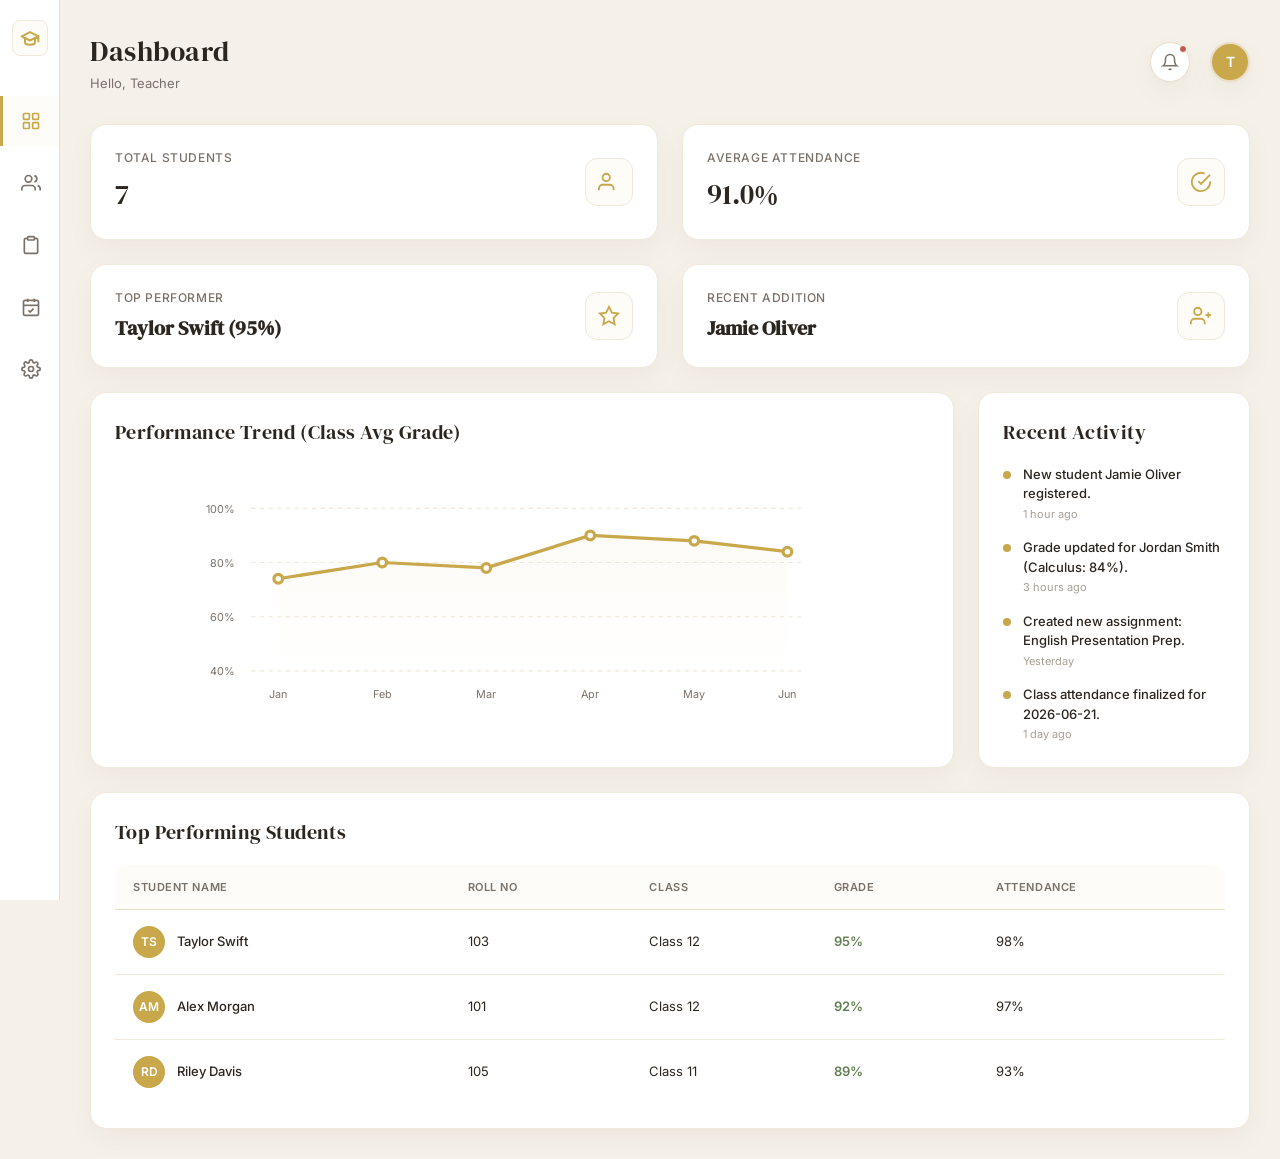
<file: EduTrack/index.html>
<!DOCTYPE html>
<html lang="en">

<head>
  <meta charset="UTF-8">
  <meta name="viewport" content="width=device-width, initial-scale=1.0">
  <title>EduTrack | Student Dashboard</title>
  <link rel="icon"
    href="data:image/svg+xml,<svg xmlns=%22http://www.w3.org/2000/svg%22 viewBox=%220 0 100 100%22><text y=%22.9em%22 font-size=%2290%22>🎓</text></svg>">

  <!-- Google Fonts -->
  <link rel="preconnect" href="https://fonts.googleapis.com">
  <link rel="preconnect" href="https://fonts.gstatic.com" crossorigin>
  <link
    href="https://fonts.googleapis.com/css2?family=DM+Serif+Display&family=Inter:wght@300;400;500;600;700&display=swap"
    rel="stylesheet">

  <link rel="stylesheet" href="style.css">
</head>

<body>

  <div class="app-container">

    <!-- Sidebar Navigation -->
    <aside class="sidebar" aria-label="Sidebar Navigation">
      <div class="sidebar-logo" onclick="switchView('dashboard')" title="Aura Dashboard Home">
        <!-- Mortarboard Icon -->
        <svg xmlns="http://www.w3.org/2000/svg" width="20" height="20" viewBox="0 0 24 24" fill="none"
          stroke="currentColor" stroke-width="2.5" stroke-linecap="round" stroke-linejoin="round">
          <path d="M22 10v6M2 10l10-5 10 5-10 5z"></path>
          <path d="M6 12v5c0 2 2 3 6 3s6-1 6-3v-5"></path>
        </svg>
      </div>

      <nav class="sidebar-menu">
        <button class="sidebar-item active" onclick="switchView('dashboard')" data-view="dashboard"
          data-tooltip="Dashboard" aria-label="Dashboard View">
          <svg viewBox="0 0 24 24">
            <rect x="3" y="3" width="7" height="7" rx="1" />
            <rect x="14" y="3" width="7" height="7" rx="1" />
            <rect x="14" y="14" width="7" height="7" rx="1" />
            <rect x="3" y="14" width="7" height="7" rx="1" />
          </svg>
        </button>
        <button class="sidebar-item" onclick="switchView('students')" data-view="students" data-tooltip="Students"
          aria-label="Students View">
          <svg viewBox="0 0 24 24">
            <path d="M17 21v-2a4 4 0 0 0-4-4H5a4 4 0 0 0-4 4v2" />
            <circle cx="9" cy="7" r="4" />
            <path d="M23 21v-2a4 4 0 0 0-3-3.87" />
            <path d="M16 3.13a4 4 0 0 1 0 7.75" />
          </svg>
        </button>
        <button class="sidebar-item" onclick="switchView('assignments')" data-view="assignments"
          data-tooltip="Assignments" aria-label="Assignments View">
          <svg viewBox="0 0 24 24">
            <path d="M16 4h2a2 2 0 0 1 2 2v14a2 2 0 0 1-2 2H6a2 2 0 0 1-2-2V6a2 2 0 0 1 2-2h2" />
            <rect x="8" y="2" width="8" height="4" rx="1" ry="1" />
          </svg>
        </button>
        <button class="sidebar-item" onclick="switchView('attendance')" data-view="attendance" data-tooltip="Attendance"
          aria-label="Attendance View">
          <svg viewBox="0 0 24 24">
            <rect x="3" y="4" width="18" height="18" rx="2" ry="2" />
            <line x1="16" y1="2" x2="16" y2="6" />
            <line x1="8" y1="2" x2="8" y2="6" />
            <line x1="3" y1="10" x2="21" y2="10" />
            <path d="M9 16l2 2 4-4" />
          </svg>
        </button>
        <button class="sidebar-item" onclick="switchView('settings')" data-view="settings" data-tooltip="Settings"
          aria-label="Settings View">
          <svg viewBox="0 0 24 24">
            <circle cx="12" cy="12" r="3" />
            <path
              d="M19.4 15a1.65 1.65 0 0 0 .33 1.82l.06.06a2 2 0 1 1-2.83 2.83l-.06-.06a1.65 1.65 0 0 0-1.82-.33 1.65 1.65 0 0 0-1 1.51V21a2 2 0 0 1-4 0v-.09A1.65 1.65 0 0 0 9 19.4a1.65 1.65 0 0 0-1.82.33l-.06.06a2 2 0 1 1-2.83-2.83l.06-.06a1.65 1.65 0 0 0 .33-1.82 1.65 1.65 0 0 0-1.51-1H3a2 2 0 0 1 0-4h.09A1.65 1.65 0 0 0 4.6 9a1.65 1.65 0 0 0-.33-1.82l-.06-.06a2 2 0 1 1 2.83-2.83l.06.06a1.65 1.65 0 0 0 1.82.33H9a1.65 1.65 0 0 0 1-1.51V3a2 2 0 0 1 4 0v.09a1.65 1.65 0 0 0 1 1.51 1.65 1.65 0 0 0 1.82-.33l.06-.06a2 2 0 1 1 2.83 2.83l-.06.06a1.65 1.65 0 0 0-.33 1.82V9a1.65 1.65 0 0 0 1.51 1H21a2 2 0 0 1 0 4h-.09a1.65 1.65 0 0 0-1.51 1z" />
          </svg>
        </button>
      </nav>
    </aside>

    <!-- Main Workspace -->
    <main class="main-workspace">

      <!-- Top Navbar -->
      <header class="navbar">
        <div class="nav-left">
          <h1 class="nav-greeting" id="header-title">Dashboard</h1>
          <span class="nav-subtext" id="header-greeting">Hello, Admin</span>
        </div>

        <div class="nav-right">
          <!-- Search Bar -->
          <div class="search-wrapper">
            <svg viewBox="0 0 24 24" fill="none" stroke="currentColor" stroke-width="2" stroke-linecap="round"
              stroke-linejoin="round">
              <circle cx="11" cy="11" r="8"></circle>
              <line x1="21" y1="21" x2="16.65" y2="16.65"></line>
            </svg>
            <input type="text" placeholder="Search..." class="search-input" id="global-search"
              oninput="handleGlobalSearch(this.value)">
          </div>

          <!-- Notification Dropdown Toggle -->
          <div class="dropdown-container">
            <button class="icon-btn" onclick="toggleDropdown('notifications-dropdown')" aria-label="View Notifications">
              <svg viewBox="0 0 24 24">
                <path d="M18 8A6 6 0 0 0 6 8c0 7-3 9-3 9h18s-3-2-3-9" />
                <path d="M13.73 21a2 2 0 0 1-3.46 0" />
              </svg>
              <div class="notification-badge" id="notification-badge"></div>
            </button>

            <div class="dropdown-menu" id="notifications-dropdown">
              <div class="dropdown-header">
                <span>Notifications</span>
                <button class="btn-secondary" style="height:24px; padding:0 8px; font-size:10px;"
                  onclick="clearNotifications()">Clear All</button>
              </div>
              <div id="notifications-list-container">
                <!-- Notifications populated by JS -->
              </div>
            </div>
          </div>

          <!-- Profile Info -->
          <div class="profile-widget" onclick="switchView('settings')">
            <div class="avatar" id="avatar-circle">A</div>
          </div>
        </div>
      </header>

      <!-- VIEW: DASHBOARD -->
      <section id="dashboard-view" class="view-section active">
        <div class="dashboard-stats-grid">
          <!-- Total Students -->
          <div class="card stat-card">
            <div class="stat-info">
              <span class="stat-label">Total Students</span>
              <span class="stat-value" id="dash-total-students">0</span>
            </div>
            <div class="stat-icon-wrapper">
              <svg viewBox="0 0 24 24">
                <path d="M17 21v-2a4 4 0 0 0-4-4H5a4 4 0 0 0-4 4v2" />
                <circle cx="9" cy="7" r="4" />
              </svg>
            </div>
          </div>

          <!-- Average Attendance % -->
          <div class="card stat-card">
            <div class="stat-info">
              <span class="stat-label">Average Attendance</span>
              <span class="stat-value" id="dash-avg-attendance">0%</span>
            </div>
            <div class="stat-icon-wrapper">
              <svg viewBox="0 0 24 24">
                <path d="M22 11.08V12a10 10 0 1 1-5.93-9.14" />
                <polyline points="22 4 12 14.01 9 11.01" />
              </svg>
            </div>
          </div>

          <!-- Top Performer -->
          <div class="card stat-card">
            <div class="stat-info">
              <span class="stat-label">Top Performer</span>
              <span class="stat-value" id="dash-top-performer"
                style="font-size: 20px; font-weight: 700; word-break: break-all;">-</span>
            </div>
            <div class="stat-icon-wrapper">
              <svg viewBox="0 0 24 24">
                <polygon
                  points="12 2 15.09 8.26 22 9.27 17 14.14 18.18 21.02 12 17.77 5.82 21.02 7 14.14 2 9.27 8.91 8.26 12 2" />
              </svg>
            </div>
          </div>

          <!-- Recent Addition -->
          <div class="card stat-card">
            <div class="stat-info">
              <span class="stat-label">Recent Addition</span>
              <span class="stat-value" id="dash-recent-addition"
                style="font-size: 20px; font-weight: 700; word-break: break-all;">-</span>
            </div>
            <div class="stat-icon-wrapper">
              <svg viewBox="0 0 24 24">
                <path d="M16 21v-2a4 4 0 0 0-4-4H5a4 4 0 0 0-4 4v2" />
                <circle cx="8.5" cy="7" r="4" />
                <line x1="20" y1="8" x2="20" y2="14" />
                <line x1="23" y1="11" x2="17" y2="11" />
              </svg>
            </div>
          </div>
        </div>

        <!-- Grade Trend Chart -->
        <div class="card chart-container">
          <h2 class="card-title">Performance Trend (Class Avg Grade)</h2>
          <div class="chart-box">
            <!-- Dynamic SVG Chart -->
            <svg viewBox="0 0 600 240" class="chart-svg" id="performance-chart">
              <defs>
                <linearGradient id="gradient-fill" x1="0" y1="0" x2="0" y2="1">
                  <stop offset="0%" stop-color="var(--accent-color)" stop-opacity="0.3"></stop>
                  <stop offset="100%" stop-color="var(--accent-color)" stop-opacity="0"></stop>
                </linearGradient>
              </defs>
              <!-- Grid Lines -->
              <line x1="50" y1="40" x2="560" y2="40" class="chart-grid-line" />
              <line x1="50" y1="90" x2="560" y2="90" class="chart-grid-line" />
              <line x1="50" y1="140" x2="560" y2="140" class="chart-grid-line" />
              <line x1="50" y1="190" x2="560" y2="190" class="chart-grid-line" />

              <!-- Left Axes (Grades) -->
              <text x="35" y="44" fill="var(--text-muted)" font-size="10" text-anchor="end">100%</text>
              <text x="35" y="94" fill="var(--text-muted)" font-size="10" text-anchor="end">80%</text>
              <text x="35" y="144" fill="var(--text-muted)" font-size="10" text-anchor="end">60%</text>
              <text x="35" y="194" fill="var(--text-muted)" font-size="10" text-anchor="end">40%</text>

              <!-- Bottom Axes (Months) -->
              <text x="75" y="215" fill="var(--text-muted)" font-size="10" text-anchor="middle">Jan</text>
              <text x="171" y="215" fill="var(--text-muted)" font-size="10" text-anchor="middle">Feb</text>
              <text x="267" y="215" fill="var(--text-muted)" font-size="10" text-anchor="middle">Mar</text>
              <text x="363" y="215" fill="var(--text-muted)" font-size="10" text-anchor="middle">Apr</text>
              <text x="459" y="215" fill="var(--text-muted)" font-size="10" text-anchor="middle">May</text>
              <text x="545" y="215" fill="var(--text-muted)" font-size="10" text-anchor="middle">Jun</text>

              <!-- Filled Area Under Curve -->
              <path d="M 75 125 L 171 110 L 267 115 L 363 85 L 459 90 L 545 68 L 545 190 L 75 190 Z" class="chart-area">
              </path>

              <!-- Line -->
              <path d="M 75 125 L 171 110 L 267 115 L 363 85 L 459 90 L 545 68" class="chart-line"></path>

              <!-- Interactive Points -->
              <circle cx="75" cy="125" r="4" class="chart-point" data-val="74%"
                onmouseover="showChartTooltip(event, 'Jan: 74%')" onmouseout="hideChartTooltip()"></circle>
              <circle cx="171" cy="110" r="4" class="chart-point" data-val="80%"
                onmouseover="showChartTooltip(event, 'Feb: 80%')" onmouseout="hideChartTooltip()"></circle>
              <circle cx="267" cy="115" r="4" class="chart-point" data-val="78%"
                onmouseover="showChartTooltip(event, 'Mar: 78%')" onmouseout="hideChartTooltip()"></circle>
              <circle cx="363" cy="85" r="4" class="chart-point" data-val="90%"
                onmouseover="showChartTooltip(event, 'Apr: 90%')" onmouseout="hideChartTooltip()"></circle>
              <circle cx="459" cy="90" r="4" class="chart-point" data-val="88%"
                onmouseover="showChartTooltip(event, 'May: 88%')" onmouseout="hideChartTooltip()"></circle>
              <circle cx="545" cy="68" r="4" class="chart-point" data-val="94%"
                onmouseover="showChartTooltip(event, 'Jun: 94%')" onmouseout="hideChartTooltip()"></circle>
            </svg>
            <div class="chart-tooltip" id="chart-tooltip">Jan: 74%</div>
          </div>
        </div>

        <!-- Recent Activities Feed -->
        <div class="card activity-container">
          <h2 class="card-title">Recent Activity</h2>
          <div class="activity-feed" id="dashboard-activity-feed">
            <!-- Rendered by JS -->
          </div>
        </div>

        <!-- Top Students List -->
        <div class="card top-students-container">
          <h2 class="card-title">Top Performing Students</h2>
          <div class="table-container">
            <table class="dashboard-table">
              <thead>
                <tr>
                  <th>Student Name</th>
                  <th>Roll No</th>
                  <th>Class</th>
                  <th>Grade</th>
                  <th>Attendance</th>
                </tr>
              </thead>
              <tbody id="top-students-list">
                <!-- Rendered by JS -->
              </tbody>
            </table>
          </div>
        </div>
      </section>

      <!-- VIEW: STUDENTS -->
      <section id="students-view" class="view-section">
        <div class="view-header">
          <div class="view-title-group">
            <h2 style="font-size: 26px;">Student Directory</h2>
            <span style="font-size: 13px; color: var(--text-muted);">Manage and track student details.</span>
          </div>
          <div class="view-actions">
            <button class="btn btn-secondary" onclick="exportStudentsCSV()" id="export-csv-btn"
              title="Export Student Registry to CSV">
              <svg viewBox="0 0 24 24" fill="none" stroke="currentColor" stroke-width="2" stroke-linecap="round"
                stroke-linejoin="round">
                <path d="M21 15v4a2 2 0 0 1-2 2H5a2 2 0 0 1-2-2v-4"></path>
                <polyline points="7 10 12 15 17 10"></polyline>
                <line x1="12" y1="15" x2="12" y2="3"></line>
              </svg>
              <span>Export CSV</span>
            </button>
            <button class="btn btn-primary" onclick="openStudentModal()">
              <svg viewBox="0 0 24 24">
                <line x1="12" y1="5" x2="12" y2="19" />
                <line x1="5" y1="12" x2="19" y2="12" />
              </svg>
              Add New Student
            </button>
          </div>
        </div>

        <!-- Student View Filters -->
        <div class="filters-bar">
          <div class="filter-group" style="flex: 1; min-width: 200px;">
            <label class="filter-label" for="student-search-input">Search:</label>
            <input type="text" id="student-search-input" class="form-input"
              style="height: 34px; padding: 0 10px; border-radius: var(--radius-sm); width: 100%; border: 1px solid var(--border-color); background: var(--card-bg);"
              placeholder="Search Name or Roll No..." oninput="handleStudentSearch(this.value)">
          </div>
          <div class="filter-group">
            <label class="filter-label" for="filter-class">Class:</label>
            <select class="filter-select" id="filter-class" onchange="filterStudents()">
              <option value="All">All Classes</option>
              <option value="Class 9">Class 9</option>
              <option value="Class 10">Class 10</option>
              <option value="Class 11">Class 11</option>
              <option value="Class 12">Class 12</option>
            </select>
          </div>
        </div>

        <div class="card" id="students-table-card">
          <div class="table-container">
            <table class="dashboard-table">
              <thead>
                <tr>
                  <th onclick="toggleSort('name')" style="cursor: pointer; user-select: none;">Name <span
                      id="sort-icon-name" style="font-size: 10px; color: var(--text-light);">↕</span></th>
                  <th>Roll No</th>
                  <th>Class</th>
                  <th onclick="toggleSort('attendance')" style="cursor: pointer; user-select: none;">Attendance % <span
                      id="sort-icon-attendance" style="font-size: 10px; color: var(--text-light);">↕</span></th>
                  <th onclick="toggleSort('grade')" style="cursor: pointer; user-select: none;">Grade <span
                      id="sort-icon-grade" style="font-size: 10px; color: var(--text-light);">↕</span></th>
                  <th>Actions</th>
                </tr>
              </thead>
              <tbody id="students-table-body">
                <!-- Populated dynamically -->
              </tbody>
            </table>
          </div>
        </div>

        <!-- Empty State Placeholder -->
        <div class="empty-state" id="students-empty-state"
          style="display: none; flex-direction: column; align-items: center; justify-content: center; padding: 60px 20px; text-align: center; background: var(--card-bg); border-radius: var(--radius-lg); border: 1px dashed var(--border-color); box-shadow: var(--shadow-soft);">
          <svg xmlns="http://www.w3.org/2000/svg" width="64" height="64" viewBox="0 0 24 24" fill="none"
            stroke="var(--accent-color)" stroke-width="1.5" stroke-linecap="round" stroke-linejoin="round"
            style="margin-bottom: 20px; filter: drop-shadow(0 4px 6px var(--accent-glow));">
            <path d="M22 10v6M2 10l10-5 10 5-10 5z"></path>
            <path d="M6 12v5c0 2 2 3 6 3s6-1 6-3v-5"></path>
          </svg>
          <h3 style="font-family: var(--font-headings); font-size: 24px; color: var(--text-main); margin-bottom: 8px;">
            No students yet</h3>
          <p style="font-size: 14px; color: var(--text-muted); margin-bottom: 24px; max-width: 320px;">No students yet.
            Add your first one!</p>
          <button class="btn btn-primary" onclick="openStudentModal()"
            style="background: var(--accent-color); color: #fff;">Add your first one!</button>
        </div>
      </section>

      <!-- VIEW: ASSIGNMENTS -->
      <section id="assignments-view" class="view-section">
        <div class="assignments-header-wrapper view-header">
          <div class="view-title-group">
            <h2 style="font-size: 26px;">Course Assignments</h2>
            <span style="font-size: 13px; color: var(--text-muted);">Track tasks and current submission status.</span>
          </div>
          <div class="view-actions">
            <button class="btn btn-primary" onclick="openAssignmentModal()">
              <svg viewBox="0 0 24 24">
                <line x1="12" y1="5" x2="12" y2="19" />
                <line x1="5" y1="12" x2="19" y2="12" />
              </svg>
              New Assignment
            </button>
          </div>
        </div>

        <!-- Populated dynamically via javascript -->
        <div id="assignments-deck" style="display: contents;">
          <!-- Assignment Cards go here -->
        </div>
      </section>

      <!-- VIEW: ATTENDANCE -->
      <section id="attendance-view" class="view-section">
        <div class="view-header">
          <div class="view-title-group">
            <h2 style="font-size: 26px;">Daily Attendance Ledger</h2>
            <span style="font-size: 13px; color: var(--text-muted);">Log and view attendance metrics.</span>
          </div>

          <div class="view-actions">
            <div class="filter-group">
              <label class="filter-label" for="attendance-date" style="font-weight: 600;">Date:</label>
              <input type="date" class="form-input" id="attendance-date"
                style="height:36px; padding:0 8px; border-radius:var(--radius-sm);"
                onchange="loadAttendanceForDate(this.value)">
            </div>
            <button class="btn btn-secondary" onclick="markAllAttendance(true)">Mark All Present</button>
          </div>
        </div>

        <!-- Attendance Stats bar -->
        <div class="attendance-stats-bar">
          <div class="attendance-stat-item">
            <span class="attendance-stat-title">Present Today</span>
            <span class="attendance-stat-number" id="attendance-present-count">0</span>
          </div>
          <div class="attendance-stat-item">
            <span class="attendance-stat-title">Absent Today</span>
            <span class="attendance-stat-number" id="attendance-absent-count">0</span>
          </div>
          <div class="attendance-stat-item">
            <span class="attendance-stat-title">Participation Rate</span>
            <span class="attendance-stat-number" id="attendance-rate-percent">0%</span>
            <div class="attendance-progress-container">
              <div class="attendance-progress-bar" id="attendance-rate-progress-bar"></div>
            </div>
          </div>
        </div>

        <!-- Attendance Roster -->
        <div class="attendance-sheet-wrapper">
          <h3 style="font-size:18px; margin-bottom:14px;">Student Attendance Roster</h3>
          <div class="attendance-list" id="attendance-roster-list">
            <!-- Appended dynamically -->
          </div>
        </div>
      </section>

      <!-- VIEW: SETTINGS -->
      <section id="settings-view" class="view-section">
        <div class="settings-col-left card">
          <h2 class="card-title">System Settings</h2>
          <form class="settings-form" id="settings-form" onsubmit="saveSettings(event)">

            <div class="form-row">
              <div class="form-group">
                <label class="form-label" for="settings-admin-name">Admin Name</label>
                <input type="text" class="form-input" id="settings-admin-name" value="Admin">
              </div>
              <div class="form-group">
                <label class="form-label" for="settings-admin-email">Email Address</label>
                <input type="email" class="form-input" id="settings-admin-email" value="admin@auraacademy.edu">
              </div>
            </div>

            <div class="form-group">
              <label class="form-label">Theme Color Accent</label>
              <div class="color-swatch-container">
                <!-- Color pills -->
                <div class="color-swatch active" style="background:#C9A84C;" data-color="#C9A84C"
                  onclick="changeThemeColor('#C9A84C', this)" title="Gold Accent"></div>
                <div class="color-swatch" style="background:#B36B4F;" data-color="#B36B4F"
                  onclick="changeThemeColor('#B36B4F', this)" title="Warm Terracotta"></div>
                <div class="color-swatch" style="background:#5F8A75;" data-color="#5F8A75"
                  onclick="changeThemeColor('#5F8A75', this)" title="Olive Sage"></div>
                <div class="color-swatch" style="background:#658EB2;" data-color="#658EB2"
                  onclick="changeThemeColor('#658EB2', this)" title="Slate Blue"></div>
              </div>
            </div>

            <button type="submit" class="btn btn-primary" style="align-self: flex-start;">Save Preferences</button>
          </form>
        </div>

        <div class="settings-col-right card">
          <h2 class="card-title">Preferences & Reset</h2>
          <div class="settings-form">
            <div class="form-group">
              <label class="form-label">System Notifications</label>
              <div class="checkbox-group">
                <label class="checkbox-item">
                  <input type="checkbox" id="settings-pref-alert-grade" checked>
                  Alert when average grades drop below 75%
                </label>
                <label class="checkbox-item">
                  <input type="checkbox" id="settings-pref-alert-absent" checked>
                  Alert on student absence spikes
                </label>
              </div>
            </div>

            <div class="form-group"
              style="margin-top:20px; border-top:1px solid var(--border-light); padding-top:20px;">
              <label class="form-label" style="color:var(--danger);">Danger Zone</label>
              <span style="font-size:12px; color:var(--text-muted); margin-bottom:8px;">Reset dashboard values and
                replace them with initial mock data sets.</span>
              <button class="btn btn-secondary"
                style="border-color:var(--danger); color:var(--danger); background:none; align-self:flex-start;"
                onclick="resetDashboardData()">
                Reset Dashboard Data
              </button>
            </div>
          </div>
        </div>
        <!-- Footer -->
        <footer
          style="text-align: center; padding: 20px 0; font-size: 11px; color: var(--text-light); margin-top: auto; border-top: 1px solid var(--border-light);">
          © 2026 Soumi Saha · All Rights Reserved
        </footer>

    </main>
  </div>

  <!-- MODAL: ADD / EDIT STUDENT -->
  <div class="modal-overlay" id="student-modal">
    <div class="modal-box">
      <div class="modal-header">
        <h3 id="student-modal-title" style="font-size: 22px;">Add Student Profile</h3>
        <button class="modal-close" onclick="closeStudentModal()" aria-label="Close modal">
          <svg viewBox="0 0 24 24" fill="none" stroke="currentColor">
            <line x1="18" y1="6" x2="6" y2="18" />
            <line x1="6" y1="6" x2="18" y2="18" />
          </svg>
        </button>
      </div>
      <form id="student-form" onsubmit="handleStudentSubmit(event)">
        <!-- Hidden input for edit states -->
        <input type="hidden" id="student-edit-id">

        <div class="form-group" style="margin-bottom: 16px;">
          <label class="form-label" for="student-name">Full Name</label>
          <input type="text" class="form-input" id="student-name" required placeholder="e.g., Samantha Reed">
        </div>

        <div class="form-row" style="margin-bottom: 16px;">
          <div class="form-group">
            <label class="form-label" for="student-roll">Roll Number</label>
            <input type="text" class="form-input" id="student-roll" required placeholder="e.g., 108">
          </div>
          <div class="form-group">
            <label class="form-label" for="student-class">Class</label>
            <select class="filter-select" id="student-class" style="height: 44px; width: 100%;" required>
              <option value="Class 9">Class 9</option>
              <option value="Class 10">Class 10</option>
              <option value="Class 11">Class 11</option>
              <option value="Class 12">Class 12</option>
            </select>
          </div>
        </div>

        <div class="form-group" style="margin-bottom: 16px;">
          <label class="form-label" for="student-email">Email Address</label>
          <input type="email" class="form-input" id="student-email" required placeholder="e.g., samantha.r@school.edu">
        </div>

        <div class="form-row" style="margin-bottom: 16px;">
          <div class="form-group">
            <label class="form-label" for="student-attendance">Attendance %</label>
            <input type="number" class="form-input" id="student-attendance" min="0" max="100" required
              placeholder="e.g., 95">
          </div>
          <div class="form-group">
            <label class="form-label" for="student-grade">Grade (%)</label>
            <input type="number" class="form-input" id="student-grade" min="0" max="100" required
              placeholder="e.g., 85">
          </div>
        </div>

        <div class="modal-footer">
          <button type="button" class="btn btn-secondary" onclick="closeStudentModal()">Cancel</button>
          <button type="submit" class="btn btn-primary" id="student-submit-btn">Save Student</button>
        </div>
      </form>
    </div>
  </div>

  <!-- MODAL: NEW / EDIT ASSIGNMENT -->
  <div class="modal-overlay" id="assignment-modal">
    <div class="modal-box">
      <div class="modal-header">
        <h3 id="assignment-modal-title" style="font-size: 22px;">Create Assignment</h3>
        <button class="modal-close" onclick="closeAssignmentModal()" aria-label="Close modal">
          <svg viewBox="0 0 24 24" fill="none" stroke="currentColor">
            <line x1="18" y1="6" x2="6" y2="18" />
            <line x1="6" y1="6" x2="18" y2="18" />
          </svg>
        </button>
      </div>
      <form id="assignment-form" onsubmit="handleAssignmentSubmit(event)">
        <!-- Hidden input for editing -->
        <input type="hidden" id="assignment-edit-id">

        <div class="form-group" style="margin-bottom: 16px;">
          <label class="form-label" for="assignment-title">Assignment Title</label>
          <input type="text" class="form-input" id="assignment-title" required
            placeholder="e.g., Semester Research Project">
        </div>

        <div class="form-group" style="margin-bottom: 16px;">
          <label class="form-label" for="assignment-subject">Subject Course</label>
          <select class="filter-select" id="assignment-subject" style="height: 44px; width: 100%;" required>
            <option value="Mathematics">Mathematics</option>
            <option value="Science">Science</option>
            <option value="History">History</option>
            <option value="Languages">Languages</option>
          </select>
        </div>

        <div class="form-row" style="margin-bottom: 16px;">
          <div class="form-group">
            <label class="form-label" for="assignment-due">Due Date</label>
            <input type="date" class="form-input" id="assignment-due" required>
          </div>
          <div class="form-group">
            <label class="form-label" for="assignment-submissions">Turned In Count</label>
            <input type="number" class="form-input" id="assignment-submissions" min="0" required placeholder="e.g., 0">
          </div>
        </div>

        <div class="modal-footer">
          <button type="button" class="btn btn-secondary" onclick="closeAssignmentModal()">Cancel</button>
          <button type="submit" class="btn btn-primary" id="assignment-submit-btn">Save Assignment</button>
        </div>
      </form>
    </div>
  </div>


  <!-- Toast Notifications Container -->
  <div id="toast-container" class="toast-container" aria-live="polite"></div>

  <!-- Custom Confirm Modal -->
  <div class="modal-overlay" id="confirm-modal">
    <div class="modal-box" style="width: 400px; max-width: 90%;">
      <div class="modal-header">
        <h3 id="confirm-modal-title" style="font-size: 20px;">Confirm Action</h3>
        <button class="modal-close" onclick="closeConfirmModal(false)" aria-label="Close confirm modal">
          <svg viewBox="0 0 24 24" fill="none" stroke="currentColor">
            <line x1="18" y1="6" x2="6" y2="18" />
            <line x1="6" y1="6" x2="18" y2="18" />
          </svg>
        </button>
      </div>
      <div class="modal-body" style="margin-bottom: 20px; font-size: 14px; color: var(--text-muted);">
        <p id="confirm-modal-message"></p>
      </div>
      <div class="modal-footer" style="margin-top: 0; padding-top: 16px;">
        <button type="button" class="btn btn-secondary" onclick="closeConfirmModal(false)">Cancel</button>
        <button type="button" class="btn" id="confirm-modal-btn" style="background: var(--danger); color: #fff;"
          onclick="closeConfirmModal(true)">Confirm</button>
      </div>
    </div>
  </div>


  <!-- ==========================================================================
       Application Logics (State & Interactivity)
       ========================================================================== */ -->
  <script src="script.js" defer></script>
</body>

</html>
</file>
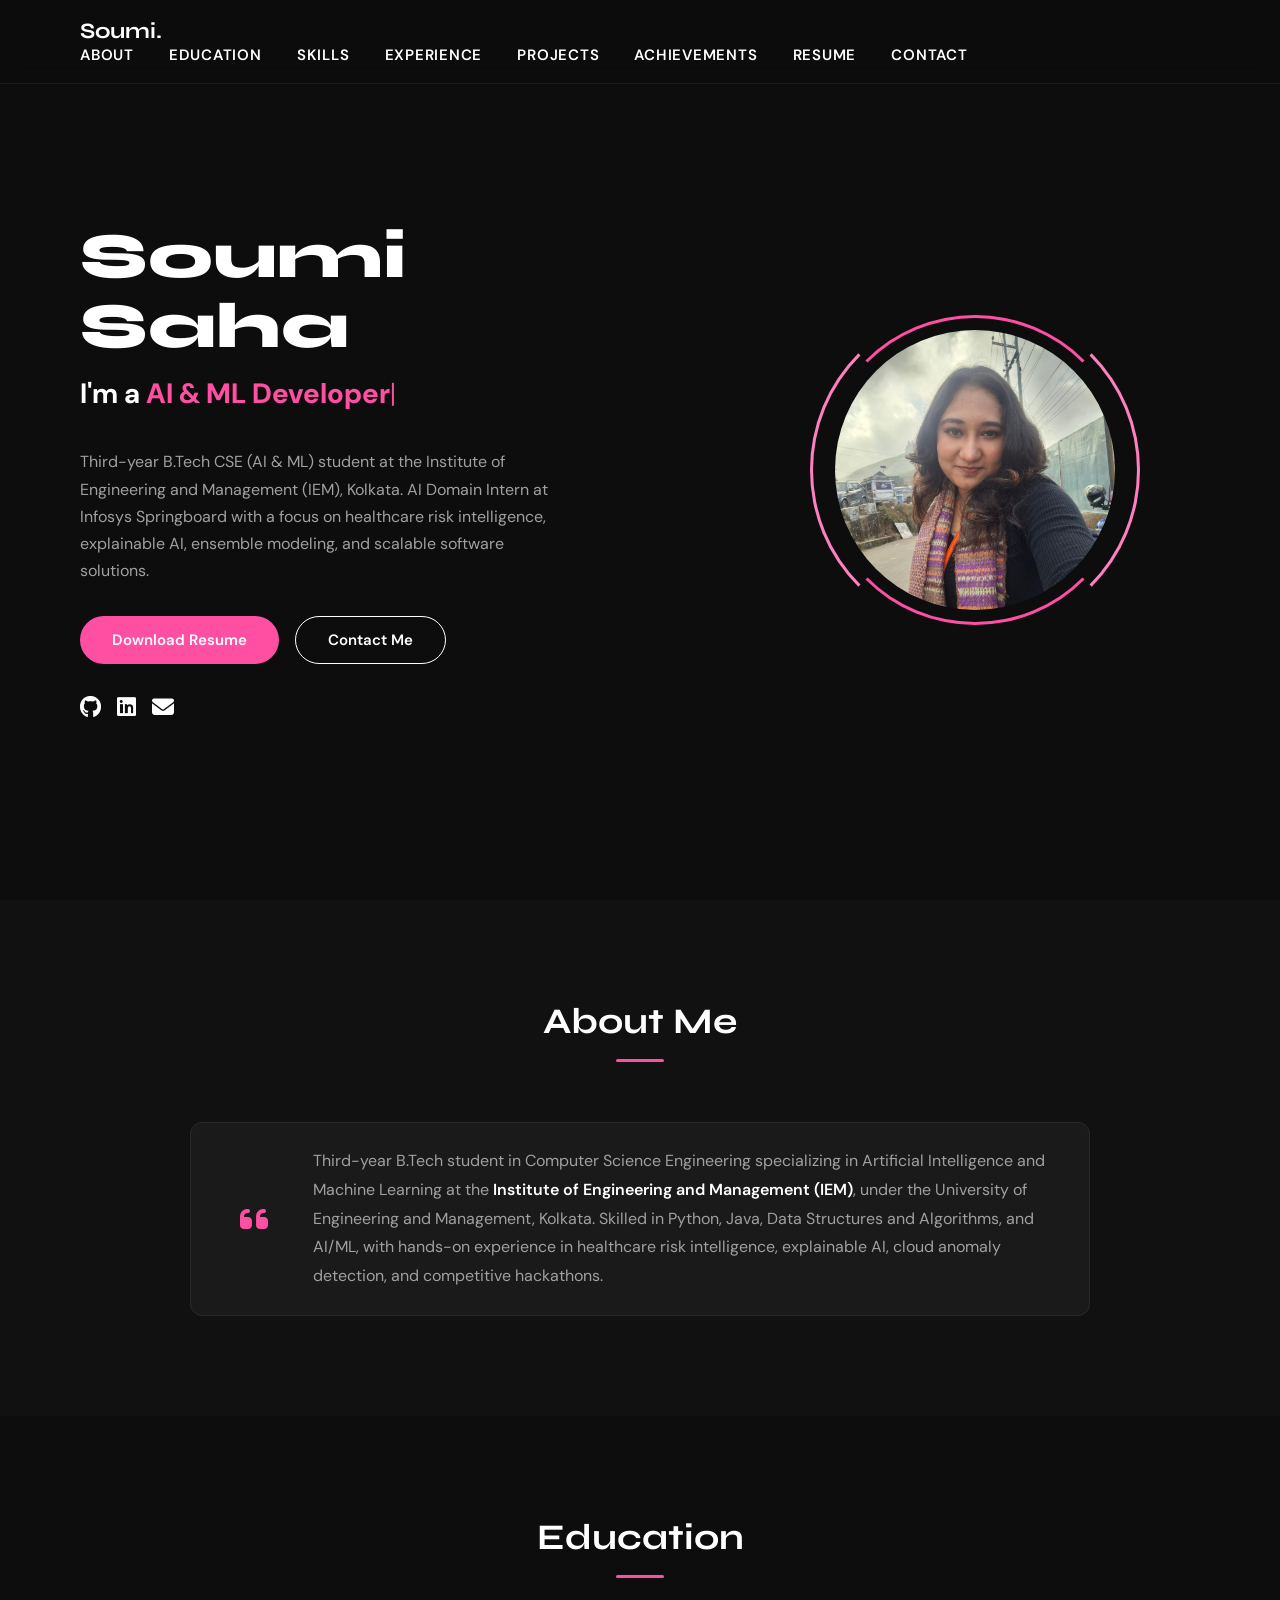
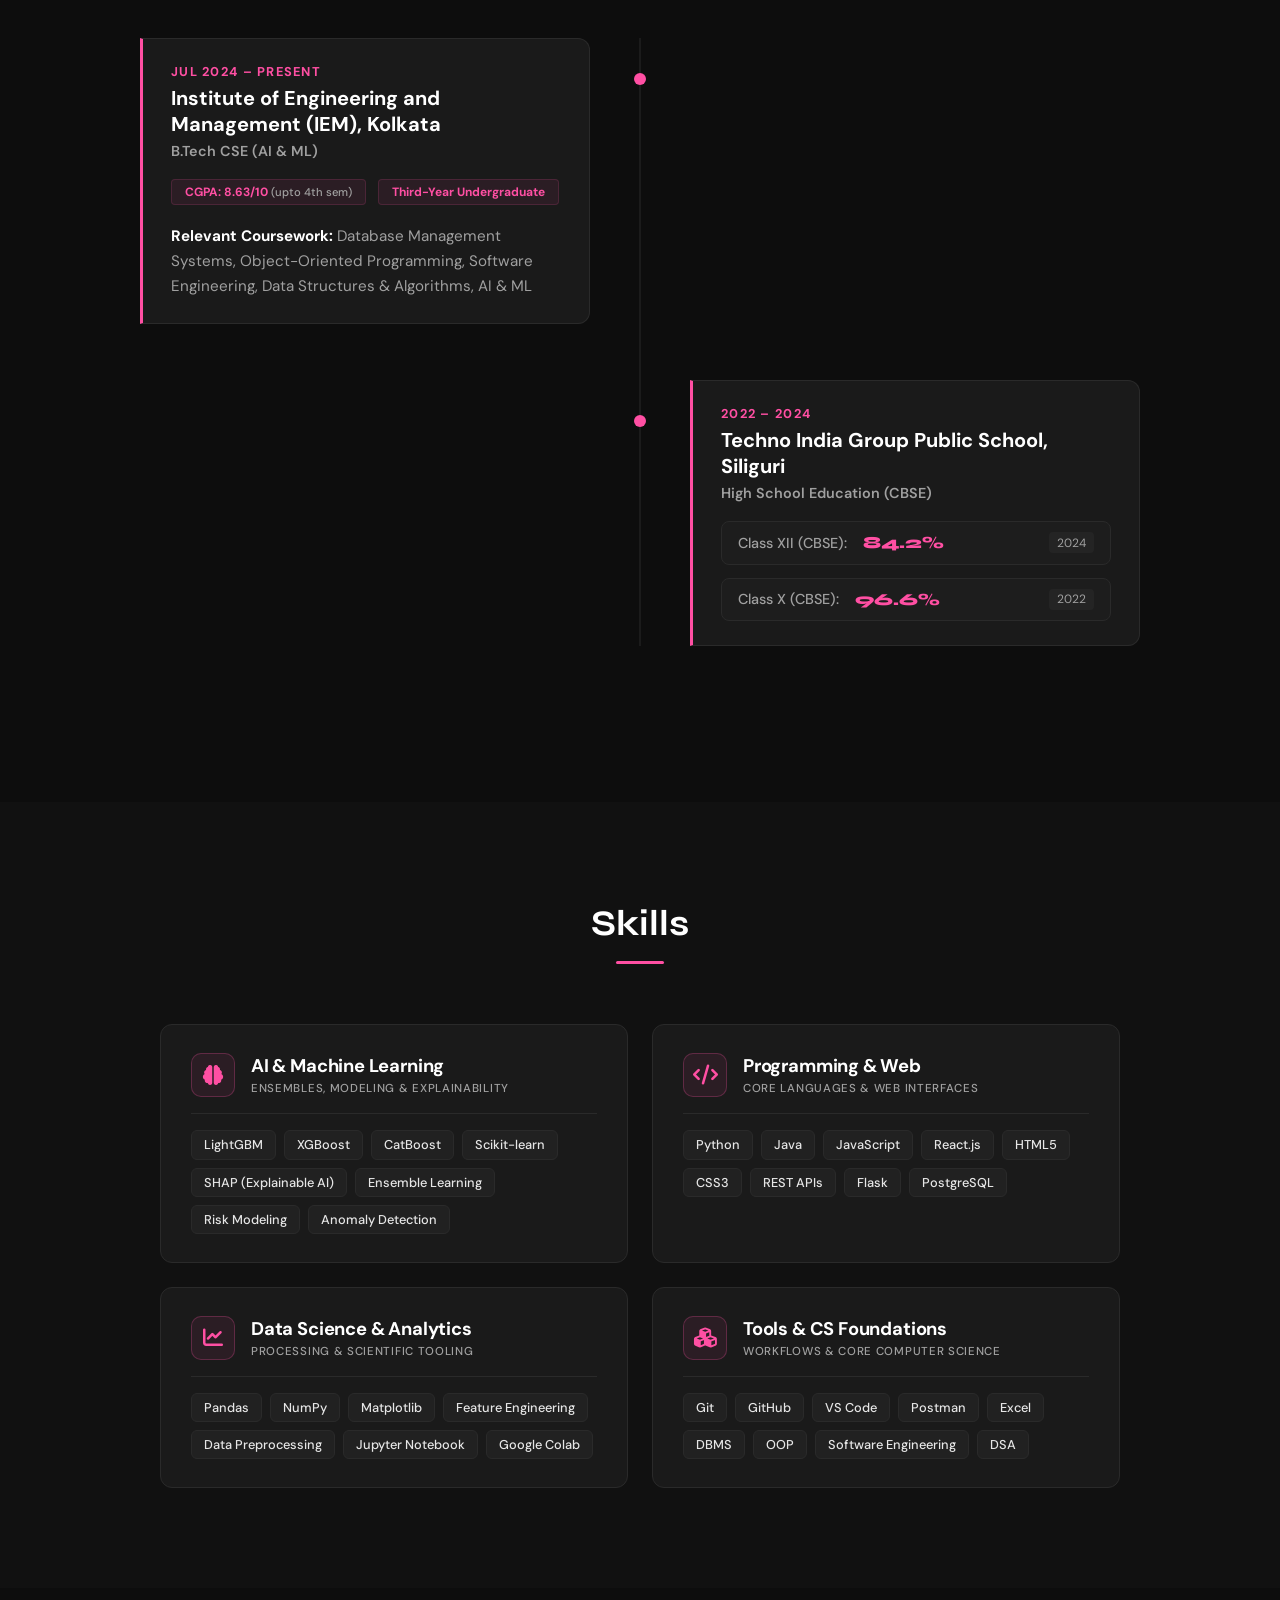
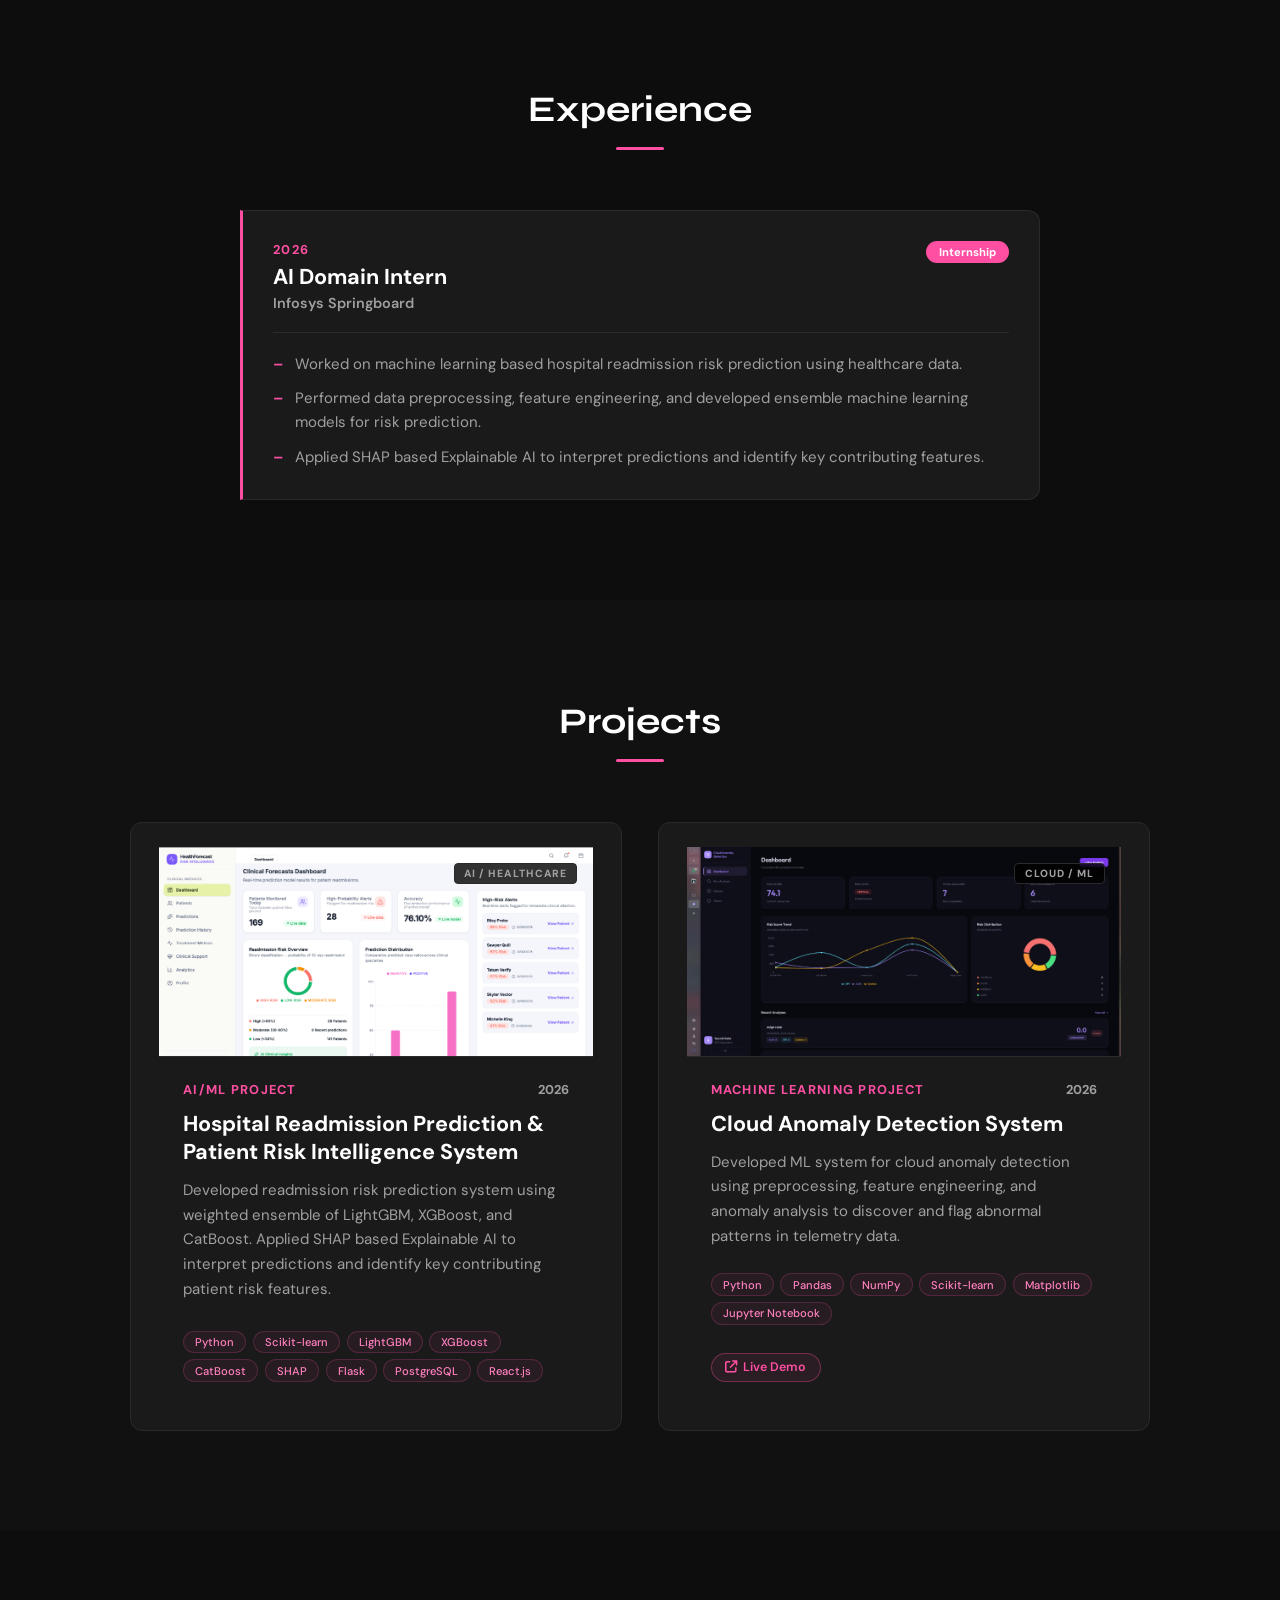
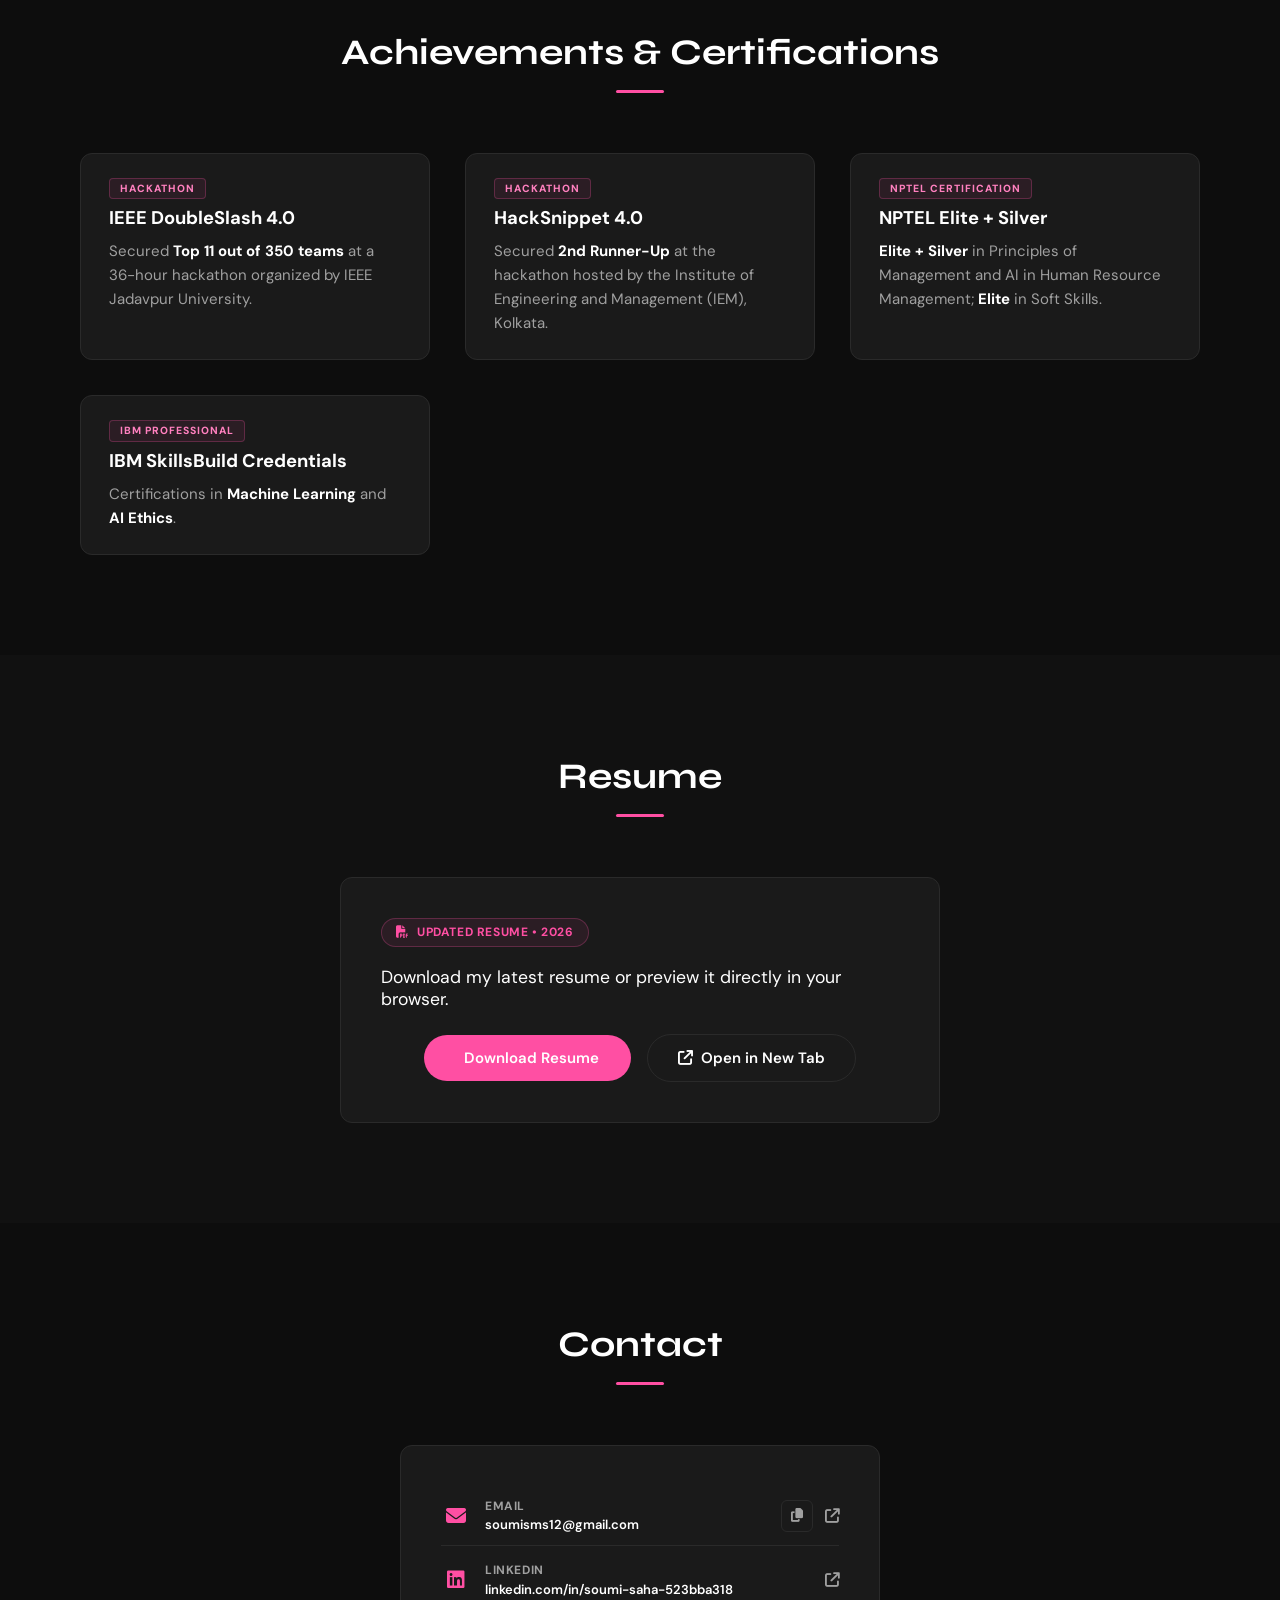
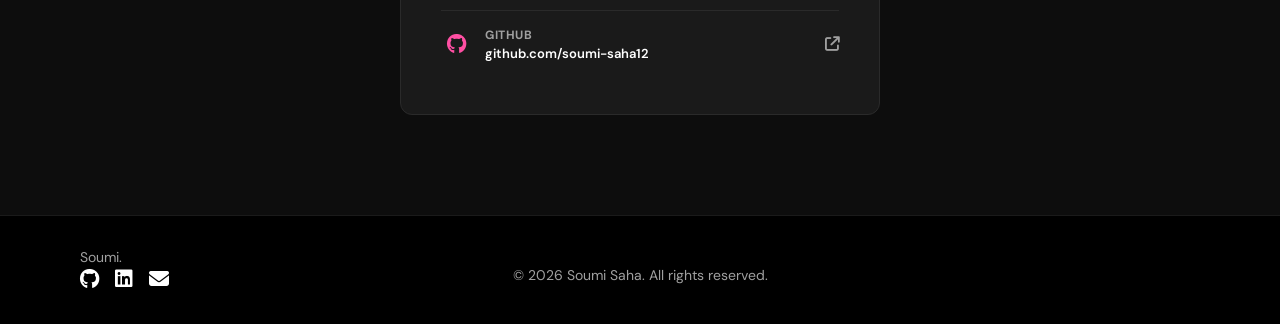
<file: Portfolio/index.html>
<!DOCTYPE html>
<html lang="en">
<head>
    <meta charset="UTF-8">
    <meta name="viewport" content="width=device-width, initial-scale=1.0">
    <title>Soumi Saha | Portfolio - AI & ML Engineer</title>
    
    <!-- Meta Tags for SEO -->
    <meta name="description" content="Personal portfolio of Soumi Saha - Third-year B.Tech CSE (AI & ML) student at IEM Kolkata, AI Domain Intern at Infosys Springboard, Machine Learning Developer, and Hackathon Winner.">
    <meta name="keywords" content="Soumi Saha, AI ML Student, B.Tech CSE, Portfolio, Machine Learning, Infosys Springboard, Healthcare AI, LightGBM, XGBoost, SHAP, Developer, Hackathon Winner, IEM Kolkata">
    <meta name="author" content="Soumi Saha">
    
    <!-- Google Fonts -->
    <link rel="preconnect" href="https://fonts.googleapis.com">
    <link rel="preconnect" href="https://fonts.gstatic.com" crossorigin>
    <link href="https://fonts.googleapis.com/css2?family=Syne:wght@400;600;700;800&family=DM+Sans:wght@400;500;700&display=swap" rel="stylesheet">
    
    <!-- Font Awesome CDN -->
    <link rel="stylesheet" href="https://cdnjs.cloudflare.com/ajax/libs/font-awesome/6.5.0/css/all.min.css">
    
    <!-- Comprehensive Inline Styles -->
    <link rel="stylesheet" href="style.css">
</head>
<body>

    <!-- NAVBAR: Fixed sticky top glass bar -->
    <nav class="navbar" id="navbar">
        <div class="nav-container container">
            <a href="#hero" class="nav-logo" id="nav-logo-link">Soumi.</a>
            
            <!-- Desktop Navbar links -->
            <ul class="nav-menu" id="nav-menu">
                <li><a href="#about" class="nav-link" id="nav-link-about">About</a></li>
                <li><a href="#education" class="nav-link" id="nav-link-education">Education</a></li>
                <li><a href="#skills" class="nav-link" id="nav-link-skills">Skills</a></li>
                <li><a href="#experience" class="nav-link" id="nav-link-experience">Experience</a></li>
                <li><a href="#projects" class="nav-link" id="nav-link-projects">Projects</a></li>
                <li><a href="#achievements" class="nav-link" id="nav-link-achievements">Achievements</a></li>
                <li><a href="#resume" class="nav-link" id="nav-link-resume">Resume</a></li>
                <li><a href="#contact" class="nav-link" id="nav-link-contact">Contact</a></li>
            </ul>

            <!-- Mobile Hamburger toggle trigger -->
            <button class="menu-toggle" id="menu-toggle-btn" aria-label="Toggle Navigation Menu">
                <span class="bar bar-top"></span>
                <span class="bar bar-mid"></span>
                <span class="bar bar-bot"></span>
            </button>
        </div>
    </nav>

    <!-- Mobile Drawer Overlay panels -->
    <div class="mobile-nav-overlay" id="mobile-nav-overlay">
        <ul class="mobile-menu" id="mobile-menu-list">
            <li><a href="#about" class="mobile-link" id="mobile-link-about">About</a></li>
            <li><a href="#education" class="mobile-link" id="mobile-link-education">Education</a></li>
            <li><a href="#skills" class="mobile-link" id="mobile-link-skills">Skills</a></li>
            <li><a href="#experience" class="mobile-link" id="mobile-link-experience">Experience</a></li>
            <li><a href="#projects" class="mobile-link" id="mobile-link-projects">Projects</a></li>
            <li><a href="#achievements" class="mobile-link" id="mobile-link-achievements">Achievements</a></li>
            <li><a href="#resume" class="mobile-link" id="mobile-link-resume">Resume</a></li>
            <li><a href="#contact" class="mobile-link" id="mobile-link-contact">Contact</a></li>
        </ul>
    </div>

    <!-- HEADER: Hero & Profile (Two-column layout) -->
    <header class="hero-section" id="hero">
        <div class="hero-container container">
            
            <!-- Left Side Content -->
            <div class="hero-text-content">
                <h1 class="hero-title" id="hero-main-title">Soumi Saha</h1>
                
                <h2 class="hero-subtitle">
                    I'm a <span class="typewriter-text" id="typewriter-text"></span><span class="cursor-blink">|</span>
                </h2>

                <p class="hero-desc">
                    Third-year B.Tech CSE (AI &amp; ML) student at the Institute of Engineering and Management (IEM), Kolkata. AI Domain Intern at Infosys Springboard with a focus on healthcare risk intelligence, explainable AI, ensemble modeling, and scalable software solutions.
                </p>

                <div class="hero-ctas">
                    <a href="assets/Soumi_Saha_Resume.pdf" download="Soumi_Saha_Resume.pdf" class="btn-pill btn-pill-primary" id="hero-cta-resume">Download Resume</a>
                    <a href="#contact" class="btn-pill btn-pill-secondary" id="hero-cta-contact">Contact Me</a>
                </div>
                
                <!-- Social Icons Row below buttons -->
                <div class="hero-social-row">
                    <a href="https://github.com/soumi-saha12" target="_blank" rel="noopener noreferrer" class="hero-soc-icon" aria-label="GitHub" title="GitHub">
                        <i class="fab fa-github"></i>
                    </a>
                    <a href="https://www.linkedin.com/in/soumi-saha-523bba318" target="_blank" rel="noopener noreferrer" class="hero-soc-icon" aria-label="LinkedIn" title="LinkedIn">
                        <i class="fab fa-linkedin"></i>
                    </a>
                    <a href="mailto:soumisms12@gmail.com" class="hero-soc-icon" aria-label="Email" title="Email soumisms12@gmail.com">
                        <i class="fas fa-envelope"></i>
                    </a>
                </div>
            </div>

            <!-- Right Side Profile Picture -->
            <div class="hero-image-content">
                <div class="photo-wrapper">
                    <div class="arc arc-1"></div>
                    <div class="arc arc-2"></div>
                    <img src="assets/profile.jpg" alt="Soumi Saha" class="profile-img" id="hero-profile-img">
                </div>
            </div>
            
        </div>
    </header>

    <!-- MAIN: Portfolio sections -->
    <main>
        
        <!-- SECTION: ABOUT -->
        <section id="about" class="reveal">
            <div class="container">
                <div class="section-header">
                    <h2 class="section-title">About Me</h2>
                    <div class="title-underline"></div>
                </div>

                <div class="about-card-wrapper">
                    <div class="glass-card about-card">
                        <div class="about-card-content">
                            <div class="quote-icon">
                                <i class="fas fa-quote-left fa-2x"></i>
                            </div>
                            <p class="about-text-lead">
                                Third-year B.Tech student in Computer Science Engineering specializing in Artificial Intelligence and Machine Learning at the <strong>Institute of Engineering and Management (IEM)</strong>, under the University of Engineering and Management, Kolkata. Skilled in Python, Java, Data Structures and Algorithms, and AI/ML, with hands-on experience in healthcare risk intelligence, explainable AI, cloud anomaly detection, and competitive hackathons.
                            </p>
                        </div>
                    </div>
                </div>
            </div>
        </section>

        <!-- SECTION: EDUCATION -->
        <section id="education" class="reveal">
            <div class="container">
                <div class="section-header">
                    <h2 class="section-title">Education</h2>
                    <div class="title-underline"></div>
                </div>

                <div class="timeline-wrapper">
                    <div class="timeline-line"></div>

                    <!-- IEM Kolkata B.Tech -->
                    <div class="timeline-item timeline-left">
                        <div class="timeline-dot"></div>
                        <div class="glass-card timeline-content-card edu-card">
                            <div class="timeline-header">
                                <span class="timeline-date">Jul 2024 – Present</span>
                                <h3 class="timeline-title">Institute of Engineering and Management (IEM), Kolkata</h3>
                                <h4 class="timeline-subtitle">B.Tech CSE (AI &amp; ML)</h4>
                            </div>
                            <div class="timeline-body">
                                <div class="edu-badge-row">
                                    <span class="edu-badge">CGPA: 8.63/10 <span class="edu-badge-muted">(upto 4th sem)</span></span>
                                    <span class="edu-badge">Third-Year Undergraduate</span>
                                </div>
                                <p class="edu-coursework">
                                    <strong>Relevant Coursework:</strong> Database Management Systems, Object-Oriented Programming, Software Engineering, Data Structures &amp; Algorithms, AI &amp; ML
                                </p>
                            </div>
                        </div>
                    </div>

                    <!-- Techno India XII & X -->
                    <div class="timeline-item timeline-right">
                        <div class="timeline-dot"></div>
                        <div class="glass-card timeline-content-card edu-card">
                            <div class="timeline-header">
                                <span class="timeline-date">2022 – 2024</span>
                                <h3 class="timeline-title">Techno India Group Public School, Siliguri</h3>
                                <h4 class="timeline-subtitle">High School Education (CBSE)</h4>
                            </div>
                            <div class="timeline-body">
                                <div class="school-grades">
                                    <div class="grade-row">
                                        <span class="grade-label">Class XII (CBSE):</span>
                                        <span class="grade-val">84.2%</span>
                                        <span class="grade-date">2024</span>
                                    </div>
                                    <div class="grade-row">
                                        <span class="grade-label">Class X (CBSE):</span>
                                        <span class="grade-val">96.6%</span>
                                        <span class="grade-date">2022</span>
                                    </div>
                                </div>
                            </div>
                        </div>
                    </div>
                </div>
            </div>
        </section>

        <!-- SECTION: SKILLS -->
        <section id="skills" class="reveal">
            <div class="container">
                <div class="section-header">
                    <h2 class="section-title">Skills</h2>
                    <div class="title-underline"></div>
                </div>

                <div class="skills-grid">
                    <!-- 1. AI & Machine Learning -->
                    <div class="glass-card skill-card-item">
                        <div class="skill-header">
                            <div class="skill-icon-box">
                                <i class="fas fa-brain"></i>
                            </div>
                            <div class="skill-header-text">
                                <h3 class="skill-card-title">AI &amp; Machine Learning</h3>
                                <span class="skill-meta-label">Ensembles, Modeling &amp; Explainability</span>
                            </div>
                        </div>
                        <ul class="skill-tags-list">
                            <li class="skill-tag">LightGBM</li>
                            <li class="skill-tag">XGBoost</li>
                            <li class="skill-tag">CatBoost</li>
                            <li class="skill-tag">Scikit-learn</li>
                            <li class="skill-tag">SHAP (Explainable AI)</li>
                            <li class="skill-tag">Ensemble Learning</li>
                            <li class="skill-tag">Risk Modeling</li>
                            <li class="skill-tag">Anomaly Detection</li>
                        </ul>
                    </div>

                    <!-- 2. Languages & Web Technologies -->
                    <div class="glass-card skill-card-item">
                        <div class="skill-header">
                            <div class="skill-icon-box">
                                <i class="fas fa-code"></i>
                            </div>
                            <div class="skill-header-text">
                                <h3 class="skill-card-title">Programming &amp; Web</h3>
                                <span class="skill-meta-label">Core Languages &amp; Web Interfaces</span>
                            </div>
                        </div>
                        <ul class="skill-tags-list">
                            <li class="skill-tag">Python</li>
                            <li class="skill-tag">Java</li>
                            <li class="skill-tag">JavaScript</li>
                            <li class="skill-tag">React.js</li>
                            <li class="skill-tag">HTML5</li>
                            <li class="skill-tag">CSS3</li>
                            <li class="skill-tag">REST APIs</li>
                            <li class="skill-tag">Flask</li>
                            <li class="skill-tag">PostgreSQL</li>
                        </ul>
                    </div>

                    <!-- 3. Data Science & Analytics -->
                    <div class="glass-card skill-card-item">
                        <div class="skill-header">
                            <div class="skill-icon-box">
                                <i class="fas fa-chart-line"></i>
                            </div>
                            <div class="skill-header-text">
                                <h3 class="skill-card-title">Data Science &amp; Analytics</h3>
                                <span class="skill-meta-label">Processing &amp; Scientific Tooling</span>
                            </div>
                        </div>
                        <ul class="skill-tags-list">
                            <li class="skill-tag">Pandas</li>
                            <li class="skill-tag">NumPy</li>
                            <li class="skill-tag">Matplotlib</li>
                            <li class="skill-tag">Feature Engineering</li>
                            <li class="skill-tag">Data Preprocessing</li>
                            <li class="skill-tag">Jupyter Notebook</li>
                            <li class="skill-tag">Google Colab</li>
                        </ul>
                    </div>

                    <!-- 4. Tools & CS Foundations -->
                    <div class="glass-card skill-card-item">
                        <div class="skill-header">
                            <div class="skill-icon-box">
                                <i class="fas fa-cubes"></i>
                            </div>
                            <div class="skill-header-text">
                                <h3 class="skill-card-title">Tools &amp; CS Foundations</h3>
                                <span class="skill-meta-label">Workflows &amp; Core Computer Science</span>
                            </div>
                        </div>
                        <ul class="skill-tags-list">
                            <li class="skill-tag">Git</li>
                            <li class="skill-tag">GitHub</li>
                            <li class="skill-tag">VS Code</li>
                            <li class="skill-tag">Postman</li>
                            <li class="skill-tag">Excel</li>
                            <li class="skill-tag">DBMS</li>
                            <li class="skill-tag">OOP</li>
                            <li class="skill-tag">Software Engineering</li>
                            <li class="skill-tag">DSA</li>
                        </ul>
                    </div>
                </div>
            </div>
        </section>

        <!-- SECTION: EXPERIENCE -->
        <section id="experience" class="reveal">
            <div class="container">
                <div class="section-header">
                    <h2 class="section-title">Experience</h2>
                    <div class="title-underline"></div>
                </div>

                <div class="experience-wrapper">
                    <div class="glass-card experience-card exp-card">
                        <div class="experience-card-header">
                            <div class="exp-header-left">
                                <span class="exp-date">2026</span>
                                <h3 class="exp-title">AI Domain Intern</h3>
                                <h4 class="exp-company">Infosys Springboard</h4>
                            </div>
                            <div class="exp-badge">Internship</div>
                        </div>
                        <div class="experience-card-body">
                            <ul class="exp-bullet-list">
                                <li>Worked on machine learning based hospital readmission risk prediction using healthcare data.</li>
                                <li>Performed data preprocessing, feature engineering, and developed ensemble machine learning models for risk prediction.</li>
                                <li>Applied SHAP based Explainable AI to interpret predictions and identify key contributing features.</li>
                            </ul>
                        </div>
                    </div>
                </div>
            </div>
        </section>

        <!-- SECTION: PROJECTS -->
        <section id="projects" class="reveal">
            <div class="container">
                <div class="section-header">
                    <h2 class="section-title">Projects</h2>
                    <div class="title-underline"></div>
                </div>

                <div class="projects-grid-container">
                    <!-- Project 1: Hospital Readmission Prediction -->
                    <article class="glass-card project-card" id="proj-hospital-readmission">
                        <div class="project-img-wrapper">
                            <a href="assets/project-readmission.png" target="_blank" rel="noopener noreferrer" class="project-img-link" title="Click to view full screenshot">
                                <img src="assets/project-readmission.png" alt="Hospital Readmission Prediction &amp; Patient Risk Intelligence System Dashboard" class="project-img" loading="lazy">
                            </a>
                            <div class="visual-badge">AI / HEALTHCARE</div>
                        </div>
                        <div class="project-info">
                            <div class="project-meta">
                                <span class="project-cat">AI/ML Project</span>
                                <span class="project-date">2026</span>
                            </div>
                            <h3 class="project-title">Hospital Readmission Prediction &amp; Patient Risk Intelligence System</h3>
                            <p class="project-excerpt">
                                Developed readmission risk prediction system using weighted ensemble of LightGBM, XGBoost, and CatBoost. Applied SHAP based Explainable AI to interpret predictions and identify key contributing patient risk features.
                            </p>
                            <div class="project-tags">
                                <span class="tag">Python</span>
                                <span class="tag">Scikit-learn</span>
                                <span class="tag">LightGBM</span>
                                <span class="tag">XGBoost</span>
                                <span class="tag">CatBoost</span>
                                <span class="tag">SHAP</span>
                                <span class="tag">Flask</span>
                                <span class="tag">PostgreSQL</span>
                                <span class="tag">React.js</span>
                            </div>
                        </div>
                    </article>

                    <!-- Project 2: Cloud Anomaly Detection System -->
                    <article class="glass-card project-card" id="proj-cloud-anomaly">
                        <div class="project-img-wrapper">
                            <a href="assets/project-cloud-anomaly.png" target="_blank" rel="noopener noreferrer" class="project-img-link" title="Click to view full screenshot">
                                <img src="assets/project-cloud-anomaly.png" alt="Cloud Anomaly Detection System Dashboard" class="project-img" loading="lazy">
                            </a>
                            <div class="visual-badge">CLOUD / ML</div>
                        </div>
                        <div class="project-info">
                            <div class="project-meta">
                                <span class="project-cat">Machine Learning Project</span>
                                <span class="project-date">2026</span>
                            </div>
                            <h3 class="project-title">Cloud Anomaly Detection System</h3>
                            <p class="project-excerpt">
                                Developed ML system for cloud anomaly detection using preprocessing, feature engineering, and anomaly analysis to discover and flag abnormal patterns in telemetry data.
                            </p>
                            <div class="project-tags">
                                <span class="tag">Python</span>
                                <span class="tag">Pandas</span>
                                <span class="tag">NumPy</span>
                                <span class="tag">Scikit-learn</span>
                                <span class="tag">Matplotlib</span>
                                <span class="tag">Jupyter Notebook</span>
                            </div>
                            <div class="project-links-row">
                                <a href="https://cloud-anomaly-detection-system.vercel.app/dashboard" target="_blank" rel="noopener noreferrer" class="project-link-pill">
                                    <i class="fas fa-arrow-up-right-from-square"></i> Live Demo
                                </a>
                            </div>
                        </div>
                    </article>
                </div>
            </div>
        </section>

        <!-- SECTION: ACHIEVEMENTS -->
        <section id="achievements" class="reveal">
            <div class="container">
                <div class="section-header">
                    <h2 class="section-title">Achievements &amp; Certifications</h2>
                    <div class="title-underline"></div>
                </div>

                <div class="achievements-grid">
                    <!-- Achievement 1 -->
                    <div class="glass-card achievement-card">
                        <div class="ach-badge">HACKATHON</div>
                        <h3 class="ach-title">IEEE DoubleSlash 4.0</h3>
                        <p class="ach-desc">
                            Secured <strong>Top 11 out of 350 teams</strong> at a 36-hour hackathon organized by IEEE Jadavpur University.
                        </p>
                    </div>

                    <!-- Achievement 2 -->
                    <div class="glass-card achievement-card">
                        <div class="ach-badge">HACKATHON</div>
                        <h3 class="ach-title">HackSnippet 4.0</h3>
                        <p class="ach-desc">
                            Secured <strong>2nd Runner-Up</strong> at the hackathon hosted by the Institute of Engineering and Management (IEM), Kolkata.
                        </p>
                    </div>

                    <!-- Certification 1 -->
                    <div class="glass-card achievement-card">
                        <div class="ach-badge">NPTEL CERTIFICATION</div>
                        <h3 class="ach-title">NPTEL Elite + Silver</h3>
                        <p class="ach-desc">
                            <strong>Elite + Silver</strong> in Principles of Management and AI in Human Resource Management; <strong>Elite</strong> in Soft Skills.
                        </p>
                    </div>

                    <!-- Certification 2 -->
                    <div class="glass-card achievement-card">
                        <div class="ach-badge">IBM PROFESSIONAL</div>
                        <h3 class="ach-title">IBM SkillsBuild Credentials</h3>
                        <p class="ach-desc">
                            Certifications in <strong>Machine Learning</strong> and <strong>AI Ethics</strong>.
                        </p>
                    </div>
                </div>
            </div>
        </section>

        <!-- SECTION: RESUME -->
        <section id="resume" class="reveal">
            <div class="container">
                <div class="section-header">
                    <h2 class="section-title">Resume</h2>
                    <div class="title-underline"></div>
                </div>

                <div class="resume-wrapper text-center">
                    <div class="glass-card resume-card">
                        <div class="resume-card-content">
                            <div class="resume-badge-indicator">
                                <i class="fas fa-file-pdf"></i>
                                <span>Updated Resume • 2026</span>
                            </div>
                            <p class="resume-lead-text">Download my latest resume or preview it directly in your browser.</p>
                            
                            <div class="resume-actions-group">
                                <a href="assets/Soumi_Saha_Resume.pdf" download="Soumi_Saha_Resume.pdf" class="resume-download-trigger" id="resume-download-btn">
                                    <i class="fas fa-arrow-down-to-bracket" style="margin-right: 8px;"></i> Download Resume
                                </a>
                                <a href="assets/Soumi_Saha_Resume.pdf" target="_blank" rel="noopener noreferrer" class="resume-view-trigger" id="resume-view-btn">
                                    <i class="fas fa-arrow-up-right-from-square" style="margin-right: 8px;"></i> Open in New Tab
                                </a>
                            </div>
                        </div>
                    </div>
                </div>
            </div>
        </section>

        <!-- SECTION: CONTACT -->
        <section id="contact" class="reveal">
            <div class="container">
                <div class="section-header">
                    <h2 class="section-title">Contact</h2>
                    <div class="title-underline"></div>
                </div>

                <div class="contact-card-container">
                    <div class="glass-card contact-main-card">
                        <div class="contact-card-content">
                            
                            <div class="contact-rows-grid">
                                
                                <!-- Email Row -->
                                <a href="mailto:soumisms12@gmail.com" class="contact-row link-row email-link-row" id="contact-row-email" title="Click to send an email">
                                    <div class="contact-icon">
                                        <i class="fas fa-envelope"></i>
                                    </div>
                                    <div class="contact-details-box">
                                        <span class="contact-row-label">Email</span>
                                        <span class="contact-row-val">soumisms12@gmail.com</span>
                                    </div>
                                    <div class="contact-row-actions">
                                        <button type="button" class="action-copy-btn" id="copy-email-btn" title="Copy email address" aria-label="Copy email address" data-copy="soumisms12@gmail.com">
                                            <i class="fas fa-copy"></i>
                                            <span class="action-tooltip">Copy</span>
                                        </button>
                                        <span class="row-link-arrow"><i class="fas fa-arrow-up-right-from-square"></i></span>
                                    </div>
                                </a>

                                <!-- LinkedIn Row -->
                                <a href="https://www.linkedin.com/in/soumi-saha-523bba318" target="_blank" rel="noopener noreferrer" class="contact-row link-row" id="contact-row-linkedin">
                                    <div class="contact-icon">
                                        <i class="fab fa-linkedin"></i>
                                    </div>
                                    <div class="contact-details-box">
                                        <span class="contact-row-label">LinkedIn</span>
                                        <span class="contact-row-val">linkedin.com/in/soumi-saha-523bba318</span>
                                    </div>
                                    <span class="row-link-arrow"><i class="fas fa-arrow-up-right-from-square"></i></span>
                                </a>

                                <!-- GitHub Row -->
                                <a href="https://github.com/soumi-saha12" target="_blank" rel="noopener noreferrer" class="contact-row link-row" id="contact-row-github">
                                    <div class="contact-icon">
                                        <i class="fab fa-github"></i>
                                    </div>
                                    <div class="contact-details-box">
                                        <span class="contact-row-label">GitHub</span>
                                        <span class="contact-row-val">github.com/soumi-saha12</span>
                                    </div>
                                    <span class="row-link-arrow"><i class="fas fa-arrow-up-right-from-square"></i></span>
                                </a>

                            </div>
                        </div>
                    </div>
                </div>
            </div>
        </section>

    </main>

    <!-- FOOTER: Dark background -->
    <footer class="main-footer">
        <div class="footer-container container">
            <div class="footer-left">
                <span class="footer-logo">Soumi.</span>
                <p class="copyright">© 2026 Soumi Saha. All rights reserved.</p>
            </div>
            
            <div class="footer-right">
                <div class="footer-socials">
                    <a href="https://github.com/soumi-saha12" target="_blank" rel="noopener" aria-label="GitHub" title="GitHub" class="footer-soc-link">
                        <i class="fab fa-github"></i>
                    </a>
                    <a href="https://www.linkedin.com/in/soumi-saha-523bba318" target="_blank" rel="noopener" aria-label="LinkedIn" title="LinkedIn" class="footer-soc-link">
                        <i class="fab fa-linkedin"></i>
                    </a>
                    <a href="mailto:soumisms12@gmail.com" aria-label="Email" title="Email soumisms12@gmail.com" class="footer-soc-link">
                        <i class="fas fa-envelope"></i>
                    </a>
                </div>
            </div>
        </div>
    </footer>
    
    <!-- Comprehensive Page Interactions script -->
    <script src="script.js"></script>
</body>
</html>
</file>
<file: EduTrack/style.css>
/* ==========================================================================
       Design Tokens & CSS Variables
       ========================================================================== */
    :root {
      --bg-color: #F5F0E8;
      --card-bg: #FFFFFF;
      --accent-color: #C9A84C;
      --accent-hover: #B5943C;
      --accent-light: #FBF9F5;
      --accent-glow: rgba(201, 168, 76, 0.15);
      
      --text-main: #2C2620;
      --text-muted: #7A726A;
      --text-light: #A8A096;
      
      --border-color: #EADEC9;
      --border-light: #F0E8DA;
      
      /* Semantic colors with premium warm tones */
      --success: #637F55;
      --success-light: #EBF2E8;
      --warning: #D9A05B;
      --warning-light: #FDF4E9;
      --danger: #C05850;
      --danger-light: #FBECEB;
      
      /* Typography */
      --font-headings: 'DM Serif Display', serif;
      --font-body: 'Inter', sans-serif;
      
      /* Shadows & Borders */
      --shadow-soft: 0 10px 30px rgba(44, 38, 32, 0.04), 0 1px 8px rgba(44, 38, 32, 0.02);
      --shadow-medium: 0 15px 35px rgba(44, 38, 32, 0.08), 0 3px 10px rgba(44, 38, 32, 0.04);
      --radius-lg: 16px;
      --radius-md: 12px;
      --radius-sm: 8px;
      
      --transition: all 0.3s cubic-bezier(0.4, 0, 0.2, 1);
    }

    /* ==========================================================================
       Base Styles
       ========================================================================== */
    * {
      box-sizing: border-box;
      margin: 0;
      padding: 0;
      -webkit-tap-highlight-color: transparent;
    }

    body {
      background-color: var(--bg-color);
      font-family: var(--font-body);
      color: var(--text-main);
      overflow-x: hidden;
      line-height: 1.5;
    }

    button, input, select, textarea {
      font-family: inherit;
      color: inherit;
    }

    /* Typography Utilities */
    h1, h2, h3, h4 {
      font-family: var(--font-headings);
      font-weight: 400;
      letter-spacing: 0.02em;
    }

    /* Scrollbar Styling */
    ::-webkit-scrollbar {
      width: 6px;
      height: 6px;
    }
    ::-webkit-scrollbar-track {
      background: var(--bg-color);
    }
    ::-webkit-scrollbar-thumb {
      background: var(--border-color);
      border-radius: 10px;
    }
    ::-webkit-scrollbar-thumb:hover {
      background: var(--text-light);
    }

    /* ==========================================================================
       App Layout
       ========================================================================== */
    .app-container {
      display: flex;
      min-height: 100vh;
      position: relative;
    }

    /* --- Sidebar --- */
    .sidebar {
      width: 60px;
      background-color: var(--card-bg);
      border-right: 1px solid var(--border-color);
      display: flex;
      flex-direction: column;
      align-items: center;
      padding: 20px 0;
      position: fixed;
      top: 0;
      bottom: 0;
      left: 0;
      z-index: 1000;
      transition: var(--transition);
    }

    .sidebar-logo {
      width: 36px;
      height: 36px;
      background: var(--accent-light);
      border-radius: var(--radius-sm);
      display: flex;
      align-items: center;
      justify-content: center;
      color: var(--accent-color);
      margin-bottom: 40px;
      cursor: pointer;
      border: 1px solid var(--border-light);
      transition: var(--transition);
    }

    .sidebar-logo:hover {
      transform: rotate(10deg);
      border-color: var(--accent-color);
    }

    .sidebar-menu {
      display: flex;
      flex-direction: column;
      gap: 12px;
      width: 100%;
    }

    .sidebar-item {
      width: 100%;
      height: 50px;
      display: flex;
      align-items: center;
      justify-content: center;
      color: var(--text-muted);
      cursor: pointer;
      transition: var(--transition);
      border-left: 3px solid transparent;
      position: relative;
      background: none;
      border-right: none;
      border-top: none;
      border-bottom: none;
    }

    .sidebar-item svg {
      width: 20px;
      height: 20px;
      stroke-width: 2px;
      fill: none;
      stroke: currentColor;
      transition: var(--transition);
    }

    /* Sidebar Active States */
    .sidebar-item.active {
      border-left-color: var(--accent-color);
      color: var(--accent-color);
      background: var(--accent-light);
    }

    .sidebar-item:hover:not(.active) {
      color: var(--accent-color);
      background: var(--accent-light);
    }

    /* Sidebar Tooltip */
    .sidebar-item::after {
      content: attr(data-tooltip);
      position: absolute;
      left: 70px;
      background: var(--text-main);
      color: #fff;
      padding: 6px 10px;
      border-radius: var(--radius-sm);
      font-size: 11px;
      font-weight: 500;
      opacity: 0;
      visibility: hidden;
      transform: translateX(-10px);
      transition: var(--transition);
      white-space: nowrap;
      pointer-events: none;
      box-shadow: var(--shadow-soft);
    }

    .sidebar-item:hover::after {
      opacity: 1;
      visibility: visible;
      transform: translateX(0);
    }

    /* --- Main Workspace Area --- */
    .main-workspace {
      margin-left: 60px;
      flex: 1;
      min-width: 0; /* Prevents flex items from expanding beyond parent */
      padding: 30px;
      display: flex;
      flex-direction: column;
      gap: 30px;
    }

    /* --- Top Navbar --- */
    .navbar {
      display: flex;
      align-items: center;
      justify-content: space-between;
      gap: 20px;
    }

    .nav-left {
      display: flex;
      flex-direction: column;
    }

    .nav-greeting {
      font-size: 28px;
      color: var(--text-main);
      margin-bottom: 2px;
    }

    .nav-subtext {
      font-size: 13px;
      color: var(--text-muted);
      font-weight: 400;
    }

    .nav-right {
      display: flex;
      align-items: center;
      gap: 20px;
    }

    .dropdown-container,
    .profile-widget {
      flex-shrink: 0;
    }

    /* Search bar design */
    .search-wrapper {
      position: relative;
      width: 260px;
      max-width: 260px;
      transition: var(--transition);
      margin-left: auto;
    }

    .search-wrapper:focus-within {
      width: 300px;
      max-width: 300px;
    }

    /* Hide search bar on Dashboard and Settings views */
    .main-workspace:has(#dashboard-view.active) .search-wrapper,
    .main-workspace:has(#settings-view.active) .search-wrapper {
      display: none;
    }

    .search-wrapper svg {
      position: absolute;
      left: 12px;
      top: 50%;
      transform: translateY(-50%);
      width: 16px;
      height: 16px;
      stroke: var(--text-light);
      pointer-events: none;
    }

    .search-input {
      width: 100%;
      height: 40px;
      padding: 10px 16px 10px 38px;
      background: var(--card-bg);
      border: 1px solid var(--border-color);
      border-radius: var(--radius-sm);
      font-size: 13px;
      outline: none;
      transition: var(--transition);
      box-shadow: var(--shadow-soft);
    }

    .search-input:focus {
      border-color: var(--accent-color);
      box-shadow: 0 0 0 3px var(--accent-glow);
      width: 100%;
    }

    /* Interactive Icon Buttons */
    .icon-btn {
      width: 40px;
      height: 40px;
      border-radius: 50%;
      background: var(--card-bg);
      border: 1px solid var(--border-color);
      display: flex;
      align-items: center;
      justify-content: center;
      color: var(--text-muted);
      cursor: pointer;
      position: relative;
      transition: var(--transition);
      box-shadow: var(--shadow-soft);
    }

    .icon-btn:hover {
      border-color: var(--accent-color);
      color: var(--accent-color);
      transform: translateY(-2px);
    }

    .icon-btn svg {
      width: 18px;
      height: 18px;
      fill: none;
      stroke: currentColor;
      stroke-width: 2px;
    }

    .notification-badge {
      position: absolute;
      top: 2px;
      right: 2px;
      width: 8px;
      height: 8px;
      background: var(--danger);
      border-radius: 50%;
      border: 1px solid var(--card-bg);
    }

    /* Notification Dropdown */
    .dropdown-container {
      position: relative;
    }

    .dropdown-menu {
      position: absolute;
      top: 50px;
      right: 0;
      width: 320px;
      background: var(--card-bg);
      border: 1px solid var(--border-color);
      border-radius: var(--radius-md);
      box-shadow: var(--shadow-medium);
      padding: 12px;
      display: none;
      flex-direction: column;
      gap: 8px;
      z-index: 1100;
      transform-origin: top right;
      animation: dropdownScale 0.2s cubic-bezier(0.4, 0, 0.2, 1);
    }

    @keyframes dropdownScale {
      from { opacity: 0; transform: scale(0.95); }
      to { opacity: 1; transform: scale(1); }
    }

    .dropdown-menu.active {
      display: flex;
    }

    .dropdown-header {
      font-size: 14px;
      font-weight: 600;
      color: var(--text-main);
      border-bottom: 1px solid var(--border-light);
      padding-bottom: 8px;
      display: flex;
      justify-content: space-between;
      align-items: center;
    }

    .dropdown-item {
      display: flex;
      gap: 10px;
      padding: 8px;
      border-radius: var(--radius-sm);
      cursor: pointer;
      transition: var(--transition);
      font-size: 12px;
      color: var(--text-muted);
    }

    .dropdown-item:hover {
      background: var(--accent-light);
    }

    .dropdown-item-dot {
      width: 6px;
      height: 6px;
      border-radius: 50%;
      background: var(--accent-color);
      margin-top: 5px;
      flex-shrink: 0;
    }

    .dropdown-item-content {
      display: flex;
      flex-direction: column;
      gap: 2px;
    }

    .dropdown-item-time {
      font-size: 10px;
      color: var(--text-light);
    }

    /* Profile Widget */
    .profile-widget {
      display: flex;
      align-items: center;
      gap: 10px;
      cursor: pointer;
    }

    .avatar {
      width: 40px;
      height: 40px;
      border-radius: 50%;
      background: var(--accent-color);
      color: white;
      font-weight: 600;
      font-size: 14px;
      display: flex;
      align-items: center;
      justify-content: center;
      border: 2px solid var(--border-color);
      box-shadow: var(--shadow-soft);
      transition: var(--transition);
    }

    .avatar:hover {
      transform: scale(1.05);
      border-color: var(--accent-color);
    }

    /* ==========================================================================
       General Card Design
       ========================================================================== */
    .card {
      background: var(--card-bg);
      border: 1px solid var(--border-light);
      border-radius: var(--radius-lg);
      box-shadow: var(--shadow-soft);
      padding: 24px;
      transition: var(--transition);
    }

    .card:hover {
      box-shadow: var(--shadow-medium);
      transform: translateY(-2px);
    }

    .card-title {
      font-size: 20px;
      color: var(--text-main);
      margin-bottom: 18px;
    }

    /* ==========================================================================
       Navigation Sections (Views)
       ========================================================================== */
    .view-section {
      display: none;
    }

    .view-section.active {
      display: grid;
    }

    @keyframes fadeInUp {
      from { opacity: 0; transform: translateY(20px); }
      to { opacity: 1; transform: translateY(0); }
    }

    .view-section.active .card {
      opacity: 0;
      animation: fadeInUp 0.6s cubic-bezier(0.16, 1, 0.3, 1) forwards;
    }

    .view-section.active .card:nth-child(1) { animation-delay: 0.05s; }
    .view-section.active .card:nth-child(2) { animation-delay: 0.1s; }
    .view-section.active .card:nth-child(3) { animation-delay: 0.15s; }
    .view-section.active .card:nth-child(4) { animation-delay: 0.2s; }
    .view-section.active .card:nth-child(5) { animation-delay: 0.25s; }
    .view-section.active .card:nth-child(6) { animation-delay: 0.3s; }

    @keyframes rowFadeIn {
      from { opacity: 0; transform: translateY(10px); }
      to { opacity: 1; transform: translateY(0); }
    }

    /* ==========================================================================
       1. Dashboard View Layout
       ========================================================================== */
    #dashboard-view {
      grid-template-columns: repeat(4, 1fr);
      gap: 24px;
    }

    .dashboard-stats-grid {
      grid-column: 1 / -1;
      display: grid;
      grid-template-columns: repeat(2, 1fr);
      gap: 24px;
    }

    /* Summary Stats Cards */
    .stat-card {
      display: flex;
      align-items: center;
      justify-content: space-between;
    }

    .stat-info {
      display: flex;
      flex-direction: column;
    }

    .stat-label {
      font-size: 12px;
      color: var(--text-muted);
      font-weight: 500;
      text-transform: uppercase;
      letter-spacing: 0.05em;
      margin-bottom: 6px;
    }

    .stat-value {
      font-family: var(--font-headings);
      font-size: 28px;
      color: var(--text-main);
    }

    .stat-change {
      font-size: 11px;
      margin-top: 4px;
      display: flex;
      align-items: center;
      gap: 3px;
    }

    .stat-change.positive { color: var(--success); }
    .stat-change.negative { color: var(--danger); }

    .stat-icon-wrapper {
      width: 48px;
      height: 48px;
      border-radius: var(--radius-md);
      background: var(--accent-light);
      display: flex;
      align-items: center;
      justify-content: center;
      color: var(--accent-color);
      border: 1px solid var(--border-light);
    }

    .stat-icon-wrapper svg {
      width: 22px;
      height: 22px;
      fill: none;
      stroke: currentColor;
      stroke-width: 2px;
    }

    /* Dashboard Grid Columns */
    .chart-container {
      grid-column: span 3;
    }

    .activity-container {
      grid-column: span 1;
    }

    .top-students-container {
      grid-column: span 4;
    }

    /* Beautiful SVG Line Chart styling */
    .chart-box {
      width: 100%;
      height: 260px;
      position: relative;
    }

    .chart-svg {
      width: 100%;
      height: 100%;
    }

    .chart-grid-line {
      stroke: var(--border-light);
      stroke-dasharray: 4 4;
      stroke-width: 1;
    }

    .chart-line {
      fill: none;
      stroke: var(--accent-color);
      stroke-width: 3;
      stroke-linecap: round;
      stroke-linejoin: round;
      animation: drawLine 1.5s ease-out forwards;
    }

    .chart-area {
      fill: url(#gradient-fill);
      opacity: 0.15;
    }

    .chart-point {
      fill: var(--card-bg);
      stroke: var(--accent-color);
      stroke-width: 3;
      cursor: pointer;
      transition: var(--transition);
    }

    .chart-point:hover {
      r: 6;
      stroke-width: 4;
    }

    .chart-tooltip {
      position: absolute;
      background: var(--text-main);
      color: #fff;
      padding: 6px 10px;
      border-radius: var(--radius-sm);
      font-size: 11px;
      pointer-events: none;
      opacity: 0;
      transition: opacity 0.2s ease;
      box-shadow: var(--shadow-medium);
      z-index: 10;
    }

    @keyframes drawLine {
      from { stroke-dasharray: 1000; stroke-dashoffset: 1000; }
      to { stroke-dasharray: 1000; stroke-dashoffset: 0; }
    }

    /* Activity Feed styling */
    .activity-feed {
      display: flex;
      flex-direction: column;
      gap: 16px;
    }

    .activity-item {
      display: flex;
      gap: 12px;
      align-items: flex-start;
    }

    .activity-indicator {
      width: 8px;
      height: 8px;
      border-radius: 50%;
      background: var(--accent-color);
      margin-top: 6px;
      flex-shrink: 0;
    }

    .activity-details {
      display: flex;
      flex-direction: column;
      gap: 2px;
    }

    .activity-text {
      font-size: 13px;
      color: var(--text-main);
      font-weight: 500;
    }

    .activity-time {
      font-size: 11px;
      color: var(--text-light);
    }

    /* ==========================================================================
       2. Students View Layout & Table Design
       ========================================================================== */
    #students-view {
      grid-template-columns: 1fr;
      gap: 24px;
    }

    .view-header {
      display: flex;
      justify-content: space-between;
      align-items: center;
      flex-wrap: wrap;
      gap: 16px;
    }

    .view-title-group {
      display: flex;
      flex-direction: column;
    }

    .view-actions {
      display: flex;
      align-items: center;
      gap: 12px;
    }

    /* Buttons */
    .btn {
      height: 40px;
      padding: 0 18px;
      border-radius: var(--radius-sm);
      font-size: 13px;
      font-weight: 600;
      cursor: pointer;
      display: inline-flex;
      align-items: center;
      justify-content: center;
      gap: 8px;
      transition: var(--transition);
      border: 1px solid transparent;
      box-shadow: var(--shadow-soft);
    }

    .btn-primary {
      background: var(--accent-color);
      color: #fff;
    }

    .btn-primary:hover {
      background: var(--accent-hover);
      transform: translateY(-1px);
    }

    .btn-secondary {
      background: var(--card-bg);
      color: var(--text-main);
      border-color: var(--border-color);
    }

    .btn-secondary:hover {
      background: var(--accent-light);
      border-color: var(--accent-color);
    }

    .btn svg {
      width: 16px;
      height: 16px;
      fill: none;
      stroke: currentColor;
      stroke-width: 2px;
    }

    /* Filters Box */
    .filters-bar {
      display: flex;
      align-items: center;
      gap: 12px;
      flex-wrap: wrap;
      background: var(--card-bg);
      padding: 12px 18px;
      border-radius: var(--radius-md);
      border: 1px solid var(--border-light);
      box-shadow: var(--shadow-soft);
    }

    .filter-group {
      display: flex;
      align-items: center;
      gap: 8px;
    }

    .filter-label {
      font-size: 12px;
      color: var(--text-muted);
      font-weight: 500;
    }

    .filter-select {
      height: 34px;
      padding: 0 28px 0 10px;
      background: var(--card-bg) url("data:image/svg+xml;utf8,<svg xmlns='http://www.w3.org/2000/svg' width='16' height='16' viewBox='0 0 24 24' fill='none' stroke='%237A726A' stroke-width='2' stroke-linecap='round' stroke-linejoin='round'><polyline points='6 9 12 15 18 9'></polyline></svg>") no-repeat right 8px center;
      border: 1px solid var(--border-color);
      border-radius: var(--radius-sm);
      font-size: 12px;
      outline: none;
      cursor: pointer;
      transition: var(--transition);
      appearance: none;
    }

    .filter-select:focus {
      border-color: var(--accent-color);
      box-shadow: 0 0 0 2px var(--accent-glow);
    }

    /* Table styling */
    .table-container {
      overflow-x: auto;
      border-radius: var(--radius-md);
    }

    .dashboard-table {
      width: 100%;
      border-collapse: collapse;
      text-align: left;
      font-size: 13px;
    }

    .dashboard-table th {
      background: var(--accent-light);
      color: var(--text-muted);
      font-weight: 600;
      padding: 14px 18px;
      border-bottom: 1px solid var(--border-color);
      font-size: 11px;
      text-transform: uppercase;
      letter-spacing: 0.05em;
    }

    .dashboard-table td {
      padding: 16px 18px;
      border-bottom: 1px solid var(--border-light);
      color: var(--text-main);
      vertical-align: middle;
    }

    .dashboard-table tr:last-child td {
      border-bottom: none;
    }

    .dashboard-table tbody tr {
      background-color: #ffffff;
      transition: var(--transition);
      animation: rowFadeIn 0.4s ease forwards;
    }

    .dashboard-table tbody tr:hover td {
      background: #FAF4E5 !important;
    }

    /* Profile / Avatar Group in Table */
    .table-user-cell {
      display: flex;
      align-items: center;
      gap: 12px;
    }

    .table-avatar {
      width: 32px;
      height: 32px;
      border-radius: 50%;
      background: var(--accent-color);
      color: #fff;
      display: flex;
      align-items: center;
      justify-content: center;
      font-weight: 600;
      font-size: 12px;
    }

    .table-user-name {
      font-weight: 500;
      color: var(--text-main);
    }

    .table-user-sub {
      font-size: 11px;
      color: var(--text-muted);
    }

    /* Badges */
    .badge {
      display: inline-flex;
      align-items: center;
      padding: 4px 8px;
      border-radius: 20px;
      font-size: 11px;
      font-weight: 600;
    }

    .badge-success { background: var(--success-light); color: var(--success); }
    .badge-warning { background: var(--warning-light); color: var(--warning); }
    .badge-danger { background: var(--danger-light); color: var(--danger); }

    /* Action buttons in table */
    .table-actions {
      display: flex;
      gap: 8px;
    }

    .action-icon-btn {
      width: 28px;
      height: 28px;
      border-radius: var(--radius-sm);
      display: flex;
      align-items: center;
      justify-content: center;
      cursor: pointer;
      border: 1px solid transparent;
      transition: var(--transition);
      background: transparent;
      color: var(--text-muted);
    }

    .action-icon-btn:hover {
      background: var(--accent-light);
      color: var(--accent-color);
      border-color: var(--border-color);
    }

    .action-icon-btn.delete-btn:hover {
      background: var(--danger-light);
      color: var(--danger);
      border-color: var(--danger-light);
    }

    .action-icon-btn svg {
      width: 14px;
      height: 14px;
      fill: none;
      stroke: currentColor;
      stroke-width: 2px;
    }

    /* ==========================================================================
       3. Assignments View Layout
       ========================================================================== */
    #assignments-view {
      grid-template-columns: repeat(3, 1fr);
      gap: 24px;
    }

    .assignments-header-wrapper {
      grid-column: span 3;
    }

    .assignment-card {
      display: flex;
      flex-direction: column;
      justify-content: space-between;
      gap: 16px;
    }

    .assignment-header {
      display: flex;
      justify-content: space-between;
      align-items: flex-start;
      gap: 12px;
    }

    .assignment-subject {
      font-size: 11px;
      text-transform: uppercase;
      font-weight: 600;
      color: var(--accent-color);
      letter-spacing: 0.05em;
    }

    .assignment-desc {
      font-size: 12px;
      color: var(--text-muted);
      margin-top: 4px;
    }

    /* Circular SVG Progress design */
    .progress-wrapper {
      display: flex;
      align-items: center;
      gap: 14px;
      background: var(--accent-light);
      padding: 12px;
      border-radius: var(--radius-md);
      border: 1px solid var(--border-light);
    }

    .circular-progress {
      position: relative;
      width: 44px;
      height: 44px;
    }

    .circular-progress svg {
      width: 44px;
      height: 44px;
      transform: rotate(-90deg);
    }

    .circular-progress circle {
      fill: none;
      stroke-width: 3.5;
    }

    .circular-progress .bg-circle {
      stroke: var(--border-light);
    }

    .circular-progress .fg-circle {
      stroke: var(--accent-color);
      stroke-linecap: round;
      transition: stroke-dashoffset 0.6s ease;
    }

    .progress-text {
      position: absolute;
      top: 50%;
      left: 50%;
      transform: translate(-50%, -50%);
      font-size: 10px;
      font-weight: 700;
      color: var(--text-main);
    }

    .progress-info {
      display: flex;
      flex-direction: column;
    }

    .progress-label {
      font-size: 11px;
      color: var(--text-muted);
    }

    .progress-count {
      font-size: 13px;
      font-weight: 600;
      color: var(--text-main);
    }

    .assignment-meta {
      display: flex;
      justify-content: space-between;
      align-items: center;
      font-size: 12px;
      color: var(--text-muted);
      border-top: 1px solid var(--border-light);
      padding-top: 12px;
      margin-top: 4px;
    }

    .due-date {
      display: flex;
      align-items: center;
      gap: 6px;
    }

    .due-date svg {
      width: 14px;
      height: 14px;
      stroke: var(--text-light);
    }

    /* ==========================================================================
       4. Attendance View Layout
       ========================================================================== */
    #attendance-view {
      grid-template-columns: 1fr;
      gap: 24px;
    }

    .attendance-stats-bar {
      display: grid;
      grid-template-columns: repeat(3, 1fr);
      gap: 16px;
      background: var(--card-bg);
      padding: 18px;
      border-radius: var(--radius-md);
      border: 1px solid var(--border-light);
      box-shadow: var(--shadow-soft);
    }

    .attendance-stat-item {
      display: flex;
      flex-direction: column;
      gap: 4px;
      border-right: 1px solid var(--border-light);
      padding-right: 16px;
    }

    .attendance-stat-item:last-child {
      border-right: none;
      padding-right: 0;
    }

    .attendance-stat-title {
      font-size: 11px;
      color: var(--text-muted);
      text-transform: uppercase;
      font-weight: 600;
    }

    .attendance-stat-number {
      font-size: 20px;
      font-weight: 700;
      color: var(--text-main);
    }

    /* Attendance progress indicator */
    .attendance-progress-container {
      margin-top: 6px;
      height: 6px;
      background: var(--border-light);
      border-radius: 3px;
      overflow: hidden;
    }

    .attendance-progress-bar {
      height: 100%;
      background: var(--accent-color);
      width: 0%;
      transition: width 0.4s ease;
    }

    .attendance-sheet-wrapper {
      background: var(--card-bg);
      border-radius: var(--radius-lg);
      border: 1px solid var(--border-light);
      box-shadow: var(--shadow-soft);
      padding: 24px;
    }

    /* Attendance student toggles */
    .attendance-list {
      display: flex;
      flex-direction: column;
      gap: 12px;
      margin-top: 16px;
    }

    .attendance-row {
      display: flex;
      align-items: center;
      justify-content: space-between;
      padding: 14px 18px;
      background: var(--accent-light);
      border: 1px solid var(--border-light);
      border-radius: var(--radius-md);
      transition: var(--transition);
    }

    .attendance-row:hover {
      border-color: var(--accent-color);
      background: var(--card-bg);
    }

    .attendance-user-info {
      display: flex;
      align-items: center;
      gap: 12px;
    }

    .attendance-avatar {
      width: 36px;
      height: 36px;
      border-radius: 50%;
      background: var(--accent-color);
      color: #fff;
      display: flex;
      align-items: center;
      justify-content: center;
      font-weight: 600;
      font-size: 13px;
    }

    .attendance-name {
      font-weight: 600;
      color: var(--text-main);
      font-size: 13px;
    }

    .attendance-detail {
      font-size: 11px;
      color: var(--text-muted);
    }

    /* Toggle switches */
    .attendance-toggles {
      display: flex;
      gap: 8px;
    }

    .toggle-btn {
      height: 30px;
      padding: 0 12px;
      border-radius: 15px;
      font-size: 11px;
      font-weight: 600;
      cursor: pointer;
      border: 1px solid var(--border-color);
      background: var(--card-bg);
      color: var(--text-muted);
      transition: var(--transition);
    }

    .toggle-btn.present-btn:hover, .toggle-btn.present-btn.active {
      background: var(--success);
      color: #fff;
      border-color: var(--success);
    }

    .toggle-btn.absent-btn:hover, .toggle-btn.absent-btn.active {
      background: var(--danger);
      color: #fff;
      border-color: var(--danger);
    }

    /* ==========================================================================
       5. Settings View Layout
       ========================================================================== */
    #settings-view {
      grid-template-columns: repeat(3, 1fr);
      gap: 24px;
    }

    .settings-col-left {
      grid-column: span 2;
    }

    .settings-col-right {
      grid-column: span 1;
    }

    .settings-form {
      display: flex;
      flex-direction: column;
      gap: 20px;
    }

    .form-group {
      display: flex;
      flex-direction: column;
      gap: 8px;
    }

    .form-label {
      font-size: 12px;
      font-weight: 600;
      color: var(--text-main);
    }

    .form-input {
      height: 44px;
      padding: 10px 14px;
      border: 1px solid var(--border-color);
      border-radius: var(--radius-sm);
      font-size: 13px;
      outline: none;
      transition: var(--transition);
      background: var(--accent-light);
    }

    .form-input:focus {
      border-color: var(--accent-color);
      background: var(--card-bg);
      box-shadow: 0 0 0 3px var(--accent-glow);
    }

    .form-row {
      display: grid;
      grid-template-columns: repeat(2, 1fr);
      gap: 16px;
    }

    /* Settings Theme Pill selection */
    .color-swatch-container {
      display: flex;
      gap: 12px;
      margin-top: 4px;
    }

    .color-swatch {
      width: 32px;
      height: 32px;
      border-radius: 50%;
      cursor: pointer;
      position: relative;
      transition: var(--transition);
      border: 2px solid transparent;
    }

    .color-swatch.active {
      border-color: var(--text-main);
      transform: scale(1.1);
    }

    .color-swatch::after {
      content: '';
      position: absolute;
      top: 50%;
      left: 50%;
      transform: translate(-50%, -50%) scale(0);
      width: 8px;
      height: 8px;
      border-radius: 50%;
      background: #fff;
      transition: var(--transition);
    }

    .color-swatch.active::after {
      transform: translate(-50%, -50%) scale(1);
    }

    /* Checkbox option rows */
    .checkbox-group {
      display: flex;
      flex-direction: column;
      gap: 12px;
    }

    .checkbox-item {
      display: flex;
      align-items: center;
      gap: 10px;
      cursor: pointer;
      font-size: 13px;
      color: var(--text-muted);
    }

    .checkbox-item input {
      width: 16px;
      height: 16px;
      accent-color: var(--accent-color);
      cursor: pointer;
    }

    /* ==========================================================================
       Modals Setup
       ========================================================================== */
    .modal-overlay {
      position: fixed;
      top: 0;
      left: 0;
      right: 0;
      bottom: 0;
      background: rgba(44, 38, 32, 0.4);
      backdrop-filter: blur(4px);
      z-index: 2000;
      display: flex;
      align-items: center;
      justify-content: center;
      opacity: 0;
      pointer-events: none;
      visibility: hidden;
      transition: opacity 0.3s ease, visibility 0.3s ease;
    }

    .modal-overlay.active {
      opacity: 1;
      pointer-events: auto;
      visibility: visible;
    }

    .modal-box {
      width: 460px;
      max-width: 90%;
      background: var(--card-bg);
      border-radius: var(--radius-lg);
      border: 1px solid var(--border-light);
      box-shadow: var(--shadow-medium);
      padding: 30px;
      transform: scale(0.9);
      opacity: 0;
      transition: transform 0.3s cubic-bezier(0.34, 1.56, 0.64, 1), opacity 0.3s ease;
    }

    .modal-overlay.active .modal-box {
      transform: scale(1);
      opacity: 1;
    }

    .modal-header {
      display: flex;
      justify-content: space-between;
      align-items: center;
      margin-bottom: 20px;
      border-bottom: 1px solid var(--border-light);
      padding-bottom: 12px;
    }

    .modal-close {
      width: 32px;
      height: 32px;
      border-radius: 50%;
      border: none;
      background: var(--accent-light);
      color: var(--text-muted);
      cursor: pointer;
      display: flex;
      align-items: center;
      justify-content: center;
      transition: var(--transition);
    }

    .modal-close:hover {
      background: var(--danger-light);
      color: var(--danger);
    }

    .modal-close svg {
      width: 16px;
      height: 16px;
      stroke: currentColor;
      stroke-width: 2px;
    }

    .modal-footer {
      display: flex;
      justify-content: flex-end;
      gap: 12px;
      margin-top: 24px;
      border-top: 1px solid var(--border-light);
      padding-top: 16px;
    }

    /* ==========================================================================
       Responsive & Mobile Layout Adaptations
       ========================================================================== */
    @media (max-width: 1024px) {
      #dashboard-view {
        grid-template-columns: repeat(2, 1fr);
      }
      .chart-container {
        grid-column: span 2;
      }
      .activity-container {
        grid-column: span 2;
      }
      .top-students-container {
        grid-column: span 2;
      }
      #assignments-view {
        grid-template-columns: repeat(2, 1fr);
      }
      .assignments-header-wrapper {
        grid-column: span 2;
      }
      #settings-view {
        grid-template-columns: 1fr;
      }
      .settings-col-left, .settings-col-right {
        grid-column: span 1;
      }
    }

    @media (max-width: 768px) {
      /* Mobile card-style student roster list */
      #students-view .dashboard-table, 
      #students-view .dashboard-table thead, 
      #students-view .dashboard-table tbody, 
      #students-view .dashboard-table th, 
      #students-view .dashboard-table td, 
      #students-view .dashboard-table tr {
        display: block;
      }
      
      #students-view .dashboard-table thead {
        display: none;
      }
      
      #students-view .dashboard-table tbody tr {
        background: var(--card-bg) !important;
        border: 1px solid var(--border-light);
        border-radius: var(--radius-md);
        padding: 16px;
        margin-bottom: 16px;
        box-shadow: var(--shadow-soft);
      }
      
      #students-view .dashboard-table td {
        border-bottom: none;
        padding: 8px 0;
        display: flex;
        justify-content: space-between;
        align-items: center;
        font-size: 13px;
      }
      
      #students-view .dashboard-table td::before {
        content: attr(data-label);
        font-weight: 600;
        color: var(--text-muted);
        font-size: 11px;
        text-transform: uppercase;
        letter-spacing: 0.05em;
      }
      
      #students-view .dashboard-table td:first-child {
        border-bottom: 1px solid var(--border-light);
        padding-bottom: 12px;
        margin-bottom: 8px;
        display: flex;
        justify-content: flex-start;
        gap: 12px;
      }
      
      #students-view .dashboard-table td:first-child::before {
        display: none;
      }
      
      #students-view .dashboard-table td:last-child {
        border-top: 1px solid var(--border-light);
        padding-top: 12px;
        margin-top: 8px;
        justify-content: flex-end;
      }

      /* Mobile full-screen modals */
      .modal-box {
        width: 100% !important;
        height: 100% !important;
        max-width: 100% !important;
        max-height: 100% !important;
        border-radius: 0 !important;
        padding: 24px !important;
        display: flex;
        flex-direction: column;
        overflow-y: auto;
        transform: translateY(100%) !important;
      }
      
      .modal-overlay.active .modal-box {
        transform: translateY(0) !important;
      }

      /* Sidebar changes to Bottom Tab Bar */
      .sidebar {
        width: 100%;
        height: 60px;
        top: auto;
        bottom: 0;
        border-right: none;
        border-top: 1px solid var(--border-color);
        flex-direction: row;
        justify-content: space-around;
        padding: 0;
      }

      .sidebar-logo {
        display: none; /* Hide logo on bottom bar for space */
      }

      .sidebar-menu {
        flex-direction: row;
        justify-content: space-around;
        align-items: center;
        height: 100%;
        gap: 0;
      }

      .sidebar-item {
        height: 100%;
        border-left: none;
        border-top: 3px solid transparent;
        display: flex;
        flex-direction: column;
        justify-content: center;
        gap: 4px;
      }

      .sidebar-item.active {
        border-top-color: var(--accent-color);
        border-left-color: transparent;
      }

      /* Hide tooltip on mobile, label or icons are clear enough */
      .sidebar-item::after {
        display: none;
      }

      /* Shift main content up to not get hidden by bottom navigation */
      .main-workspace {
        margin-left: 0;
        margin-bottom: 60px;
        padding: 20px 16px;
        gap: 20px;
      }

      /* Stacking Navbar Vertically */
      .navbar {
        flex-direction: column;
        align-items: stretch;
        gap: 16px;
      }

      .nav-right {
        justify-content: flex-end;
        flex-wrap: wrap;
      }

      .search-wrapper {
        width: 100%;
        max-width: 100%;
        order: 2;
      }

      .search-wrapper:focus-within {
        width: 100%;
        max-width: 100%;
      }

      .search-input:focus {
        width: 100%;
      }

      .dropdown-container,
      .profile-widget {
        order: 1;
      }

      /* Dashboard Grid */
      #dashboard-view {
        grid-template-columns: 1fr;
      }
      .dashboard-stats-grid {
        grid-template-columns: 1fr;
      }
      .chart-container, .activity-container, .top-students-container {
        grid-column: span 1;
      }

      #assignments-view {
        grid-template-columns: 1fr;
      }
      .assignments-header-wrapper {
        grid-column: span 1;
      }
    }

    /* ==========================================================================
       Toast Notifications System
       ========================================================================== */
    .toast-container {
      position: fixed;
      bottom: 24px;
      right: 24px;
      display: flex;
      flex-direction: column;
      gap: 12px;
      z-index: 9999;
      pointer-events: none;
    }

    .toast {
      display: flex;
      align-items: center;
      gap: 12px;
      width: 320px;
      background: var(--card-bg);
      border-radius: var(--radius-md);
      border: 1px solid var(--border-light);
      border-left: 4px solid var(--accent-color);
      box-shadow: var(--shadow-medium);
      padding: 14px 18px;
      pointer-events: auto;
      animation: toastSlideIn 0.3s cubic-bezier(0.16, 1, 0.3, 1) forwards,
                 toastFadeOut 0.3s ease 2.7s forwards;
    }

    .toast.success {
      border-left-color: var(--success);
    }

    .toast.danger {
      border-left-color: var(--danger);
    }

    .toast.warning {
      border-left-color: var(--warning);
    }

    .toast-message {
      font-size: 13px;
      color: var(--text-main);
      font-weight: 500;
      line-height: 1.4;
    }

    .toast-icon {
      width: 18px;
      height: 18px;
      display: flex;
      align-items: center;
      justify-content: center;
      flex-shrink: 0;
    }

    .toast.success .toast-icon {
      color: var(--success);
    }

    .toast.danger .toast-icon {
      color: var(--danger);
    }

    .toast.warning .toast-icon {
      color: var(--warning);
    }

    @keyframes toastSlideIn {
      from {
        transform: translateX(100%);
        opacity: 0;
      }
      to {
        transform: translateX(0);
        opacity: 1;
      }
    }

    @keyframes toastFadeOut {
      from {
        transform: translateX(0);
        opacity: 1;
      }
      to {
        transform: translateX(20px);
        opacity: 0;
      }
    }

    @media (max-width: 480px) {
      .toast-container {
        left: 24px;
        right: 24px;
        bottom: 24px;
      }
      .toast {
        width: 100%;
      }
    }

    /* ==========================================================================
       Grade Badges Styling
       ========================================================================== */
    .badge-grade {
      display: inline-flex;
      align-items: center;
      justify-content: center;
      font-size: 11px;
      font-weight: 600;
      padding: 3px 10px;
      border-radius: 20px;
    }

    .badge-grade.grade-a {
      background-color: #EBF2E8;
      color: #637F55;
    }

    .badge-grade.grade-b {
      background-color: #E8EEF8;
      color: #4A6FA5;
    }

    .badge-grade.grade-c {
      background-color: #FDF4E9;
      color: #D9A05B;
    }

    .badge-grade.grade-df {
      background-color: #FBECEB;
      color: #C05850;
    }

    /* Export button collapse to icon-only on mobile */
    @media (max-width: 600px) {
      #export-csv-btn span {
        display: none;
      }
      #export-csv-btn {
        padding: 0 10px;
        justify-content: center;
      }
    }

    /* ==========================================================================
       Keyboard Accessibility & Focus Rings
       ========================================================================== */
    /* Remove default outline only when :focus-visible is supported */
    @supports selector(:focus-visible) {
      button:focus,
      input:focus,
      select:focus,
      textarea:focus,
      .sidebar-item:focus,
      .action-icon-btn:focus,
      .icon-btn:focus,
      .color-swatch:focus {
        outline: none;
      }
    }

    /* Custom visible focus ring */
    button:focus-visible,
    input:focus-visible,
    select:focus-visible,
    textarea:focus-visible,
    .sidebar-item:focus-visible,
    .action-icon-btn:focus-visible,
    .icon-btn:focus-visible,
    .color-swatch:focus-visible {
      outline: 2px solid var(--accent-color);
      outline-offset: 2px;
    }
</file>
<file: Portfolio/style.css>
/* ==========================================================================
   COLOR PALETTE & GLOBAL RESET
   ========================================================================== */
:root {
    --bg: #0D0D0D;            /* near black main background */
    --bg-card: #1A1A1A;       /* slightly lighter for cards */
    --border: #2A2A2A;        /* 1px card border */
    --white: #FFFFFF;         /* all body text / primary headers */
    --muted: #A0A0A0;         /* secondary text, subtitles, body text */
    --pink: #FF4FA3;          /* ONE accent color only */
    --pink-soft: #FF80BF;     /* hover states, soft glows */
}

* {
    margin: 0;
    padding: 0;
    box-sizing: border-box;
}

html {
    scroll-behavior: smooth;
}

body {
    background: var(--bg);
    color: var(--white);
    font-family: 'DM Sans', sans-serif;
    overflow-x: hidden;
    -webkit-font-smoothing: antialiased;
}

/* Selection highlight in pink */
::selection {
    background: var(--pink);
    color: var(--white);
}

/* Scrollbar: thin, pink thumb, dark track */
::-webkit-scrollbar {
    width: 6px;
}
::-webkit-scrollbar-track {
    background: var(--bg);
}
::-webkit-scrollbar-thumb {
    background: var(--pink);
    border-radius: 10px;
}

a {
    color: inherit;
    text-decoration: none;
}

ul {
    list-style: none;
}

img {
    max-width: 100%;
    height: auto;
    display: block;
}

.container {
    width: 100%;
    max-width: 1200px;
    margin: 0 auto;
    padding: 0;
}

/* Alternating backgrounds for sections */
section:nth-of-type(odd) {
    background-color: #111111;
}

section:nth-of-type(even) {
    background-color: #0D0D0D;
}

/* ==========================================================================
   SCROLL REVEAL (FADEUP ANIMATION STATE)
   ========================================================================== */
.reveal {
    opacity: 0;
    transform: translateY(30px);
    transition: all 0.6s ease;
}

.reveal.visible {
    opacity: 1;
    transform: translateY(0);
}

/* ==========================================================================
   NAVBAR STYLING
   ========================================================================== */
.navbar {
    position: fixed;
    top: 0;
    width: 100%;
    z-index: 1000;
    background: rgba(13, 13, 13, 0.92);
    backdrop-filter: blur(10px);
    -webkit-backdrop-filter: blur(10px);
    display: flex;
    justify-content: space-between;
    align-items: center;
    padding: 18px 80px;
    border-bottom: 1px solid #1A1A1A;
}

.nav-logo {
    font-family: 'Syne', sans-serif;
    color: var(--white);
    font-weight: 700;
    font-size: 22px;
    text-decoration: none;
}

.nav-menu {
    display: flex;
    gap: 2.2rem;
}

.nav-link {
    font-size: 15px;
    font-weight: 600;
    color: var(--white);
    text-decoration: none;
    position: relative;
    padding: 4px 0;
    text-transform: uppercase;
    letter-spacing: 0.05em;
    transition: color 0.3s ease;
}

.nav-link:hover {
    color: var(--pink);
}

/* Active/hover bottom border only, no background fill */
.nav-link::after {
    content: '';
    position: absolute;
    bottom: -4px;
    left: 0;
    width: 0;
    height: 2px;
    background-color: var(--pink);
    transition: width 0.3s ease;
}

.nav-link:hover::after,
.nav-link.active::after {
    width: 100%;
}

.nav-link.active {
    color: var(--pink);
}

/* Hamburger Drawer Items for mobile viewport */
.menu-toggle {
    display: none;
    flex-direction: column;
    justify-content: space-between;
    width: 24px;
    height: 16px;
    background: none;
    border: none;
    cursor: pointer;
    z-index: 1002;
    margin-left: auto;
}

.menu-toggle .bar {
    width: 100%;
    height: 2px;
    background-color: var(--white);
    border-radius: 2px;
    transition: all 0.3s ease;
}

.menu-toggle.open .bar-top {
    transform: translateY(7px) rotate(45deg);
    background-color: var(--pink);
}

.menu-toggle.open .bar-mid {
    opacity: 0;
}

.menu-toggle.open .bar-bot {
    transform: translateY(-7px) rotate(-45deg);
    background-color: var(--pink);
}

/* Slide Drawer panel drawer */
.mobile-nav-overlay {
    position: fixed;
    top: 0;
    right: -100%;
    width: 100%;
    height: 100vh;
    background: rgba(13, 13, 13, 0.98);
    backdrop-filter: blur(20px);
    -webkit-backdrop-filter: blur(20px);
    z-index: 999;
    display: flex;
    align-items: center;
    justify-content: center;
    transition: right 0.4s cubic-bezier(0.16, 1, 0.3, 1);
}

.mobile-nav-overlay.open {
    right: 0;
}

.mobile-menu {
    display: flex;
    flex-direction: column;
    align-items: center;
    gap: 2.2rem;
}

.mobile-link {
    font-family: 'Syne', sans-serif;
    font-size: 1.8rem;
    font-weight: 700;
    color: var(--white);
    text-transform: uppercase;
    text-decoration: none;
    transition: color 0.3s ease;
}

.mobile-link:hover {
    color: var(--pink);
}

/* ==========================================================================
   HEADER: HERO SECTION (TWO-COLUMN MINIMALIST)
   ========================================================================== */
.hero-section {
    min-height: 100vh;
    display: flex;
    align-items: center;
    padding: 120px 80px 80px;
    background: var(--bg) !important;
    position: relative;
}

.hero-container {
    display: grid;
    grid-template-columns: 1.15fr 0.85fr;
    gap: 60px;
    align-items: center;
    width: 100%;
}

/* Left side hero content */
.hero-text-content {
    display: flex;
    flex-direction: column;
    align-items: flex-start;
    text-align: left;
}

.hero-title {
    font-family: 'Syne', sans-serif;
    font-size: 64px;
    font-weight: 800;
    color: var(--white);
    line-height: 1.1;
    margin-bottom: 0.8rem;
}

.hero-subtitle {
    font-size: 28px;
    font-weight: 700;
    color: var(--white);
    margin-bottom: 1rem;
}

.hero-subtitle .typewriter-text {
    color: var(--pink);
    font-weight: 800;
}

.hero-subtitle .cursor-blink {
    color: var(--pink);
    font-weight: 300;
    animation: cursorBlink 0.8s infinite;
}

@keyframes cursorBlink {
    50% { opacity: 0; }
}

.hero-desc {
    font-size: 16px;
    color: var(--muted);
    line-height: 1.7;
    max-width: 480px;
    margin: 20px 0 32px;
}

.hero-ctas {
    display: flex;
    gap: 16px;
    margin-bottom: 24px;
}

/* Buttons styles */
.btn-pill {
    padding: 13px 32px;
    border-radius: 50px;
    font-size: 15px;
    font-weight: 600;
    cursor: pointer;
    display: inline-flex;
    align-items: center;
    justify-content: center;
    transition: all 0.3s ease;
    text-decoration: none;
    border: none;
}

.btn-pill-primary {
    background: var(--pink);
    color: var(--white);
}

.btn-pill-primary:hover {
    background: var(--pink-soft);
}

.btn-pill-secondary {
    background: transparent;
    color: var(--white);
    border: 1px solid var(--white);
}

.btn-pill-secondary:hover {
    border-color: var(--pink);
    color: var(--pink);
}

/* Social icons row below buttons */
.hero-social-row {
    display: flex;
    gap: 16px;
    margin-top: 8px;
}

.hero-soc-icon {
    color: var(--white);
    font-size: 22px;
    display: flex;
    align-items: center;
    justify-content: center;
    transition: color 0.3s ease;
}

.hero-soc-icon:hover {
    color: var(--pink);
}

/* Right side: Circular Profile Image with Spinning Double Arcs */
.hero-image-content {
    display: flex;
    justify-content: center;
    align-items: center;
    position: relative;
}

.photo-wrapper {
    position: relative;
    width: 320px;
    height: 320px;
    display: flex;
    align-items: center;
    justify-content: center;
    /* Slow, gentle floating up-down translateY */
    animation: float 5s infinite ease-in-out;
}

.profile-img {
    width: 280px;
    height: 280px;
    border-radius: 50%;
    object-fit: cover;
    object-position: top;
    position: relative;
    z-index: 2;
    background-color: var(--bg);
}

.arc {
    position: absolute;
    width: 310px;
    height: 310px;
    border-radius: 50%;
    border: 3px solid transparent;
    border-top-color: #FF4FA3;
    border-bottom-color: #FF4FA3;
    border-left-color: transparent;
    border-right-color: transparent;
    animation: spinArc 8s linear infinite;
    z-index: 1;
}

.arc-2 {
    width: 330px;
    height: 330px;
    border-top-color: transparent;
    border-bottom-color: transparent;
    border-left-color: #FF80BF;
    border-right-color: #FF80BF;
    animation: spinArc 8s linear infinite reverse;
    z-index: 1;
}

@keyframes spinArc {
    0%   { transform: rotate(0deg); }
    100% { transform: rotate(360deg); }
}

/* Slow, gentle floating up-down translateY */
@keyframes float {
    0% { transform: translateY(0); }
    50% { transform: translateY(-8px); }
    100% { transform: translateY(0); }
}

/* ==========================================================================
   SECTIONS LAYOUT & CARD SYSTEMS
   ========================================================================== */
section {
    padding: 100px 80px;
}

.section-title {
    font-family: 'Syne', sans-serif;
    font-size: 36px;
    font-weight: 700;
    color: var(--white);
    text-align: center;
    margin-bottom: 16px;
}

/* Pink underline below title */
.title-underline {
    display: block;
    width: 48px;
    height: 3px;
    background: var(--pink);
    margin: 8px auto 60px;
    border-radius: 2px;
}

/* Standard Cards: education, experience, projects, achievements */
.glass-card {
    background: var(--bg-card);
    border: 1px solid var(--border);
    border-radius: 12px;
    padding: 24px 28px;
    position: relative;
    overflow: hidden;
    transition: all 0.3s ease;
}

/* Hover: border color turns pink, translateY(-4px) */
.glass-card:hover {
    border-color: var(--pink);
    transform: translateY(-4px);
}

/* Pink left border accent (3px) on education and experience cards only */
.edu-card,
.exp-card {
    border-left: 3px solid var(--pink) !important;
    border-top-left-radius: 0;
    border-bottom-left-radius: 0;
}

/* ==========================================================================
   SECTION: ABOUT
   ========================================================================== */
.about-card-wrapper {
    max-width: 900px;
    margin: 0 auto;
}

.about-card-content {
    display: grid;
    grid-template-columns: 70px 1fr;
    gap: 24px;
    align-items: center;
}

.quote-icon {
    display: flex;
    align-items: center;
    justify-content: center;
    color: var(--pink);
}

.about-text-lead {
    font-size: 16px;
    line-height: 1.8;
    color: var(--muted);
}

.about-text-lead strong {
    color: var(--white);
    font-weight: 600;
}

/* ==========================================================================
   SECTION: EDUCATION (TIMELINE VIEW)
   ========================================================================== */
.timeline-wrapper {
    position: relative;
    max-width: 1000px;
    margin: 0 auto;
}

/* Timeline line: 1px solid var(--border) (NOT pink) */
.timeline-line {
    position: absolute;
    left: 50%;
    width: 1px;
    height: 100%;
    background-color: var(--border);
    transform: translateX(-50%);
}

.timeline-item {
    display: flex;
    justify-content: flex-end;
    width: 100%;
    position: relative;
    margin-bottom: 3.5rem;
}

/* Cards alternating sides (desktop) */
.timeline-left {
    justify-content: flex-start;
}

.timeline-left .timeline-content-card {
    width: 45%;
}

.timeline-right {
    justify-content: flex-end;
}

.timeline-right .timeline-content-card {
    width: 45%;
}

/* Node dot: 12px filled pink circle absolute center */
.timeline-dot {
    width: 12px;
    height: 12px;
    border-radius: 50%;
    background: var(--pink);
    position: absolute;
    left: 50%;
    transform: translateX(-50%);
    top: 2.2rem;
    z-index: 10;
}

.timeline-header {
    display: flex;
    flex-direction: column;
    gap: 0.3rem;
    margin-bottom: 1.2rem;
}

.timeline-date {
    font-size: 0.8rem;
    font-weight: 700;
    color: var(--pink);
    text-transform: uppercase;
    letter-spacing: 0.1em;
}

.timeline-title {
    font-size: 1.25rem;
    line-height: 1.3;
}

.timeline-subtitle {
    font-size: 0.9rem;
    color: var(--muted);
    font-weight: 600;
}

.edu-badge-row {
    display: flex;
    gap: 0.8rem;
    flex-wrap: wrap;
    margin-bottom: 1.2rem;
}

.edu-badge {
    font-size: 0.75rem;
    font-weight: 700;
    background: rgba(255, 79, 163, 0.08);
    border: 1px solid rgba(255, 79, 163, 0.15);
    color: var(--pink);
    padding: 0.25rem 0.8rem;
    border-radius: 4px;
}

.edu-badge-muted {
    font-size: 0.7rem;
    color: var(--muted);
    font-weight: 500;
}

.edu-coursework {
    font-size: 0.95rem;
    color: var(--muted);
    line-height: 1.65;
}

.edu-coursework strong {
    color: var(--white);
}

.school-grades {
    display: flex;
    flex-direction: column;
    gap: 0.8rem;
}

.grade-row {
    display: flex;
    align-items: center;
    gap: 1rem;
    background: rgba(255, 255, 255, 0.01);
    border: 1px solid var(--border);
    padding: 0.65rem 1rem;
    border-radius: 8px;
}

.grade-label {
    font-size: 0.9rem;
    color: var(--muted);
    font-weight: 500;
}

.grade-val {
    font-family: 'Syne', sans-serif;
    font-size: 1.05rem;
    font-weight: 800;
    color: var(--pink);
}

.grade-date {
    margin-left: auto;
    font-size: 0.75rem;
    color: var(--muted);
    background: rgba(255, 255, 255, 0.03);
    padding: 0.15rem 0.5rem;
    border-radius: 4px;
}

/* ==========================================================================
   SECTION: SKILLS (BALANCED 2-COLUMN GRID)
   ========================================================================== */
.skills-grid {
    max-width: 960px;
    margin: 0 auto;
    display: grid;
    grid-template-columns: repeat(2, 1fr);
    gap: 24px;
}

/* Each skill card */
.skill-card-item {
    padding: 28px 30px;
    display: flex;
    flex-direction: column;
    gap: 16px;
    text-align: left;
    height: 100%;
}

.skill-header {
    display: flex;
    flex-direction: row;
    align-items: center;
    gap: 16px;
    border-bottom: 1px solid var(--border);
    padding-bottom: 16px;
}

.skill-icon-box {
    width: 44px;
    height: 44px;
    border-radius: 10px;
    background: rgba(255, 79, 163, 0.08);
    border: 1px solid rgba(255, 79, 163, 0.25);
    color: var(--pink);
    font-size: 20px;
    display: flex;
    align-items: center;
    justify-content: center;
    flex-shrink: 0;
}

.skill-header-text {
    display: flex;
    flex-direction: column;
    gap: 3px;
}

.skill-card-title {
    font-size: 1.15rem;
    font-weight: 700;
    color: var(--white);
    letter-spacing: -0.01em;
}

.skill-meta-label {
    font-size: 0.72rem;
    color: var(--muted);
    font-weight: 500;
    text-transform: uppercase;
    letter-spacing: 0.06em;
}

.skill-tags-list {
    display: flex;
    gap: 8px;
    flex-wrap: wrap;
    justify-content: flex-start;
}

.skill-tag {
    font-size: 0.8rem;
    font-weight: 500;
    color: #e6e6e6;
    background: rgba(255, 255, 255, 0.03);
    border: 1px solid var(--border);
    padding: 0.32rem 0.75rem;
    border-radius: 6px;
    transition: all 0.25s ease;
}

.skill-tag:hover {
    color: var(--pink);
    border-color: rgba(255, 79, 163, 0.45);
    background: rgba(255, 79, 163, 0.08);
    transform: translateY(-1px);
}

/* ==========================================================================
   SECTION: EXPERIENCE & PROJECTS
   ========================================================================== */
.experience-wrapper {
    max-width: 800px;
    margin: 0 auto;
}

.projects-grid-container {
    max-width: 1020px;
    margin: 0 auto;
    display: grid;
    grid-template-columns: repeat(auto-fit, minmax(360px, 1fr));
    gap: 2.2rem;
}

.experience-card {
    padding: 30px;
}

.experience-card-header {
    display: flex;
    justify-content: space-between;
    align-items: flex-start;
    border-bottom: 1px solid var(--border);
    padding-bottom: 1.2rem;
    margin-bottom: 1.2rem;
    flex-wrap: wrap;
    gap: 1rem;
}

.exp-date {
    font-size: 0.8rem;
    font-weight: 700;
    color: var(--pink);
    text-transform: uppercase;
    letter-spacing: 0.1em;
    display: block;
    margin-bottom: 0.3rem;
}

.exp-title {
    font-size: 1.35rem;
    line-height: 1.3;
}

.exp-company {
    font-size: 0.9rem;
    color: var(--muted);
    font-weight: 600;
    margin-top: 0.2rem;
}

.exp-badge {
    font-size: 0.7rem;
    font-weight: 700;
    background: var(--pink);
    color: var(--white);
    padding: 0.25rem 0.8rem;
    border-radius: 20px;
}

.exp-desc {
    font-size: 15px;
    color: var(--muted);
    line-height: 1.65;
}

.exp-bullet-list {
    list-style: none;
    display: flex;
    flex-direction: column;
    gap: 0.65rem;
    margin-top: 0.5rem;
}

.exp-bullet-list li {
    position: relative;
    padding-left: 1.4rem;
    font-size: 15px;
    color: var(--muted);
    line-height: 1.6;
}

.exp-bullet-list li::before {
    content: '–';
    position: absolute;
    left: 0;
    color: var(--pink);
    font-weight: 700;
}

/* Project Cards */
.project-card {
    display: flex;
    flex-direction: column;
    height: 100%;
}

.project-img-wrapper {
    height: 210px;
    position: relative;
    overflow: hidden;
    background-color: #0A0A0A;
    border-bottom: 1px solid var(--border);
}

.project-img-link {
    display: block;
    width: 100%;
    height: 100%;
    cursor: zoom-in;
}

.project-img {
    width: 100%;
    height: 100%;
    object-fit: cover;
    object-position: top center;
    transition: transform 0.5s cubic-bezier(0.16, 1, 0.3, 1), filter 0.3s ease;
    display: block;
}

.project-card:hover .project-img {
    transform: scale(1.05);
}

.project-links-row {
    margin-top: 1rem;
    display: flex;
    gap: 10px;
}

.project-link-pill {
    display: inline-flex;
    align-items: center;
    gap: 6px;
    font-size: 0.78rem;
    font-weight: 600;
    color: var(--pink);
    border: 1px solid rgba(255, 79, 163, 0.35);
    background: rgba(255, 79, 163, 0.08);
    padding: 0.35rem 0.85rem;
    border-radius: 20px;
    transition: all 0.25s ease;
    text-decoration: none;
}

.project-link-pill:hover {
    background: var(--pink);
    color: var(--white);
    border-color: var(--pink);
    transform: translateY(-1px);
}

.visual-badge {
    position: absolute;
    top: 1rem;
    right: 1rem;
    font-size: 0.65rem;
    font-weight: 800;
    text-transform: uppercase;
    letter-spacing: 0.1em;
    padding: 0.2rem 0.6rem;
    border-radius: 4px;
    background: rgba(0, 0, 0, 0.8);
    border: 1px solid var(--border);
    color: var(--muted);
}

.code-visual {
    background: radial-gradient(circle, #0F171A 0%, #050809 100%);
}

.healthcare-visual {
    background: radial-gradient(circle at center, #1b0e1d 0%, #09080e 100%);
}

.cloud-visual {
    background: radial-gradient(circle at center, #111424 0%, #080a12 100%);
}

.web-code-scroll {
    width: 80%;
    height: 70%;
    border: 1px solid rgba(255, 255, 255, 0.05);
    background: rgba(0,0,0,0.55);
    border-radius: 8px;
    position: relative;
    padding: 0.8rem;
    font-family: monospace;
    font-size: 0.55rem;
    color: var(--pink);
    overflow: hidden;
}

.web-code-scroll::after {
    content: "const Todify = () => {\n  const tasks = getLocalStorage();\n  const addTask = (text, priority) => {\n    const newTask = { id: Date.now(), text, priority };\n    save([...tasks, newTask]);\n  };\n  return <TodoList items={tasks} />;\n};";
    white-space: pre;
    position: absolute;
    animation: typeScroll 8s infinite linear;
}

.ml-code-scroll {
    width: 85%;
    height: 75%;
    border: 1px solid rgba(255, 79, 163, 0.15);
    background: rgba(12, 10, 18, 0.85);
    border-radius: 8px;
    position: relative;
    padding: 0.8rem;
    font-family: monospace;
    font-size: 0.55rem;
    color: var(--pink-soft);
    overflow: hidden;
}

.ml-code-scroll::after {
    content: "# Risk Prediction Ensemble\nensemble = WeightedEnsemble([\n  (LightGBM, 0.40),\n  (XGBoost, 0.35),\n  (CatBoost, 0.25)\n])\nexplainer = shap.TreeExplainer(ensemble)\nshap_values = explainer(patient_features)\nrisk_score = ensemble.predict_proba(X)";
    white-space: pre;
    position: absolute;
    animation: typeScroll 9s infinite linear;
}

.cloud-code-scroll {
    width: 85%;
    height: 75%;
    border: 1px solid rgba(255, 79, 163, 0.15);
    background: rgba(8, 11, 20, 0.85);
    border-radius: 8px;
    position: relative;
    padding: 0.8rem;
    font-family: monospace;
    font-size: 0.55rem;
    color: var(--pink-soft);
    overflow: hidden;
}

.cloud-code-scroll::after {
    content: "# Cloud Anomaly Detection\npreprocessor = RobustScaler()\nfeatures = extract_telemetry(metrics)\nanomaly_detector = IsolationForest(0.02)\nanomalies = anomaly_detector.fit(features)\nplot_anomaly_spikes(metrics, anomalies)\nprint(f'System Status: {status}')";
    white-space: pre;
    position: absolute;
    animation: typeScroll 9s infinite linear;
}

@keyframes typeScroll {
    0% { top: 100%; }
    100% { top: -100%; }
}

.project-info {
    padding: 24px;
    flex-grow: 1;
    display: flex;
    flex-direction: column;
    gap: 12px;
}

.project-meta {
    display: flex;
    justify-content: space-between;
    font-size: 0.8rem;
    font-weight: 700;
}

.project-cat {
    color: var(--pink);
    text-transform: uppercase;
    letter-spacing: 0.1em;
}

.project-date {
    color: var(--muted);
}

.project-title {
    font-size: 1.35rem;
    line-height: 1.3;
}

.project-excerpt {
    font-size: 15px;
    color: var(--muted);
    line-height: 1.65;
}

.project-tags {
    display: flex;
    gap: 0.4rem;
    flex-wrap: wrap;
    margin-top: auto;
    padding-top: 0.8rem;
}

.project-tags .tag {
    font-size: 0.7rem;
    font-weight: 500;
    color: var(--pink-soft);
    background: rgba(255, 79, 163, 0.06);
    border: 1px solid rgba(255, 79, 163, 0.2);
    padding: 0.2rem 0.7rem;
    border-radius: 20px;
}

/* ==========================================================================
   SECTION: ACHIEVEMENTS
   ========================================================================== */
.achievements-grid {
    display: grid;
    grid-template-columns: repeat(auto-fit, minmax(280px, 1fr));
    gap: 2.2rem;
}

.achievement-card {
    padding: 24px 28px;
    display: flex;
    flex-direction: column;
    gap: 8px;
}

.ach-badge {
    align-self: flex-start;
    font-size: 0.65rem;
    font-weight: 800;
    color: var(--pink-soft);
    background: rgba(255, 79, 163, 0.08);
    border: 1px solid rgba(255, 79, 163, 0.25);
    padding: 0.2rem 0.6rem;
    border-radius: 4px;
    letter-spacing: 0.1em;
}

.ach-title {
    font-size: 1.15rem;
    line-height: 1.3;
}

.ach-desc {
    font-size: 15px;
    color: var(--muted);
    line-height: 1.6;
}

.ach-desc strong {
    color: var(--white);
}

/* ==========================================================================
   SECTION: RESUME
   ========================================================================== */
.resume-section {
    text-align: center;
    padding: 100px 80px;
}

.resume-wrapper {
    max-width: 600px;
    margin: 0 auto;
}

.resume-card {
    padding: 40px;
}

.resume-lead-text {
    font-size: 1.1rem;
    color: var(--white);
    margin-bottom: 24px;
}

.resume-badge-indicator {
    display: inline-flex;
    align-items: center;
    gap: 8px;
    font-size: 0.75rem;
    font-weight: 700;
    color: var(--pink);
    background: rgba(255, 79, 163, 0.08);
    border: 1px solid rgba(255, 79, 163, 0.25);
    padding: 0.35rem 0.9rem;
    border-radius: 20px;
    margin-bottom: 1.2rem;
    letter-spacing: 0.05em;
    text-transform: uppercase;
}

.resume-actions-group {
    display: flex;
    justify-content: center;
    align-items: center;
    gap: 16px;
    flex-wrap: wrap;
    margin-top: 1.2rem;
}

/* Exact Resume button style match to primary cta */
.resume-download-trigger {
    background: var(--pink);
    color: var(--white) !important;
    padding: 13px 32px;
    border-radius: 50px;
    border: none;
    font-size: 15px;
    font-weight: 600;
    cursor: pointer;
    display: inline-flex;
    align-items: center;
    justify-content: center;
    text-decoration: none;
    transition: all 0.3s ease;
}

.resume-download-trigger:hover {
    background: var(--pink-soft);
}

.resume-view-trigger {
    background: transparent;
    color: var(--white) !important;
    padding: 13px 30px;
    border-radius: 50px;
    border: 1px solid var(--border);
    font-size: 15px;
    font-weight: 600;
    cursor: pointer;
    display: inline-flex;
    align-items: center;
    justify-content: center;
    text-decoration: none;
    transition: all 0.3s ease;
}

.resume-view-trigger:hover {
    border-color: var(--pink);
    color: var(--pink) !important;
    background: rgba(255, 79, 163, 0.05);
}

/* ==========================================================================
   SECTION: CONTACT (CENTERED CARD, MAX-WIDTH 480PX)
   ========================================================================== */
.contact-card-container {
    max-width: 480px;
    margin: 0 auto;
}

.contact-main-card {
    padding: 40px;
}

.contact-rows-grid {
    display: flex;
    flex-direction: column;
    gap: 4px;
}

.contact-row {
    display: flex;
    align-items: center;
    gap: 14px;
    padding: 12px 0;
    border-bottom: 1px solid var(--border);
    cursor: pointer;
    position: relative;
}

.contact-row:last-child {
    border-bottom: none;
}

/* Icon styling */
.contact-icon {
    color: var(--pink);
    font-size: 20px;
    width: 30px;
    display: flex;
    align-items: center;
    justify-content: center;
    flex-shrink: 0;
}

.contact-details-box {
    display: flex;
    flex-direction: column;
    gap: 0.15rem;
}

.contact-row-label {
    font-size: 0.75rem;
    font-weight: 700;
    text-transform: uppercase;
    color: var(--muted);
    letter-spacing: 0.05em;
}

.contact-row-val,
.contact-value {
    font-size: 13px;
    font-weight: 600;
    color: var(--white);
    word-break: break-all;
}

/* Visual copied tags tooltip */
.row-copy-tooltip {
    position: absolute;
    right: 1rem;
    font-size: 0.7rem;
    font-weight: 700;
    color: var(--pink);
    text-transform: uppercase;
    letter-spacing: 0.08em;
    background: rgba(13, 13, 13, 0.95);
    border: 1px solid rgba(255, 79, 163, 0.25);
    padding: 0.25rem 0.6rem;
    border-radius: 4px;
    opacity: 0;
    pointer-events: none;
}

.click-to-copy:hover .row-copy-tooltip {
    opacity: 1;
}

.row-link-arrow {
    margin-left: auto;
    font-size: 0.9rem;
    color: var(--muted);
    transition: transform 0.25s ease, color 0.25s ease;
}

.link-row:hover .row-link-arrow {
    color: var(--pink);
    transform: translate(2px, -2px);
}

.contact-row-actions {
    margin-left: auto;
    display: flex;
    align-items: center;
    gap: 12px;
}

.contact-row-actions .row-link-arrow {
    margin-left: 0;
}

.action-copy-btn {
    background: transparent;
    border: 1px solid var(--border);
    color: var(--muted);
    width: 32px;
    height: 32px;
    border-radius: 6px;
    display: inline-flex;
    align-items: center;
    justify-content: center;
    font-size: 0.85rem;
    cursor: pointer;
    position: relative;
    transition: all 0.25s ease;
}

.action-copy-btn:hover {
    color: var(--pink);
    border-color: var(--pink);
    background: rgba(255, 79, 163, 0.1);
}

.action-tooltip {
    position: absolute;
    bottom: calc(100% + 6px);
    left: 50%;
    transform: translateX(-50%);
    font-size: 0.68rem;
    font-weight: 700;
    color: var(--pink);
    background: rgba(13, 13, 13, 0.96);
    border: 1px solid rgba(255, 79, 163, 0.25);
    padding: 0.2rem 0.5rem;
    border-radius: 4px;
    opacity: 0;
    pointer-events: none;
    white-space: nowrap;
    transition: opacity 0.2s ease;
}

.action-copy-btn:hover .action-tooltip {
    opacity: 1;
}

.email-link-row:hover .contact-row-val {
    color: var(--pink);
}

/* ==========================================================================
   FOOTER STYLING
   ========================================================================== */
footer {
    position: relative;
    background: #000000;
    border-top: 1px solid #1A1A1A;
    display: flex;
    flex-direction: row;
    justify-content: space-between;
    align-items: center;
    padding: 32px 80px;
    color: var(--muted);
    font-size: 14px;
}

.footer-socials {
    display: flex;
    flex-direction: row;
    gap: 16px;
    align-items: center;
}

.footer-socials a {
    color: #ffffff;
    font-size: 20px;
    transition: color 0.3s ease;
}

.footer-socials a:hover {
    color: #FF4FA3;
}

/* backward-compatible selector: existing HTML uses .copyright */
.footer-copyright,
.copyright {
    position: absolute;
    left: 50%;
    transform: translateX(-50%);
}

/* ==========================================================================
   MOBILE RESPONSIVENESS (@media max-width 768px)
   ========================================================================== */
@media screen and (max-width: 768px) {
    nav {
        display: flex;
        flex-direction: row;
        justify-content: space-between;
        align-items: center;
        padding: 16px 24px;
    }
    .nav-container {
        display: flex;
        width: 100%;
        justify-content: space-between;
        align-items: center;
    }
    
    .nav-menu {
        display: none; /* Hide desktop nav links */
    }
    
    .menu-toggle {
        display: flex; /* Show hamburger button */
        margin-left: auto;
    }
    
    .hamburger {
        margin-left: auto;
    }
    
    /* Hero single column stacking */
    .hero-section {
        padding: 100px 24px 60px;
    }
    
    .hero-container {
        grid-template-columns: 1fr;
        text-align: center;
        gap: 40px;
    }
    
    .hero-image-content {
        order: -1; /* Photo comes first */
    }
    
    .hero-text-content {
        align-items: center;
        text-align: center;
    }
    
    .hero-title {
        font-size: 36px; /* Hero name font-size: 36px */
    }
    
    .hero-subtitle {
        font-size: 1.5rem;
    }
    
    .hero-desc {
        text-align: center;
        max-width: 100%;
        margin: 15px 0 24px;
    }
    
    /* profile sizing */
    .photo-wrapper {
        width: 240px;
        height: 240px;
    }
    
    .profile-img {
        width: 210px;
        height: 210px;
    }
    
    .arc {
        width: 232px;
        height: 232px;
    }
    
    .arc-2 {
        width: 248px;
        height: 248px;
    }
    
    /* Buttons column expansions */
    .hero-ctas {
        flex-direction: column;
        width: 100%;
        gap: 12px;
    }
    
    .btn-pill {
        width: 100%; /* buttons width 100% */
    }
    
    /* Section paddings and title limits */
    section {
        padding: 60px 24px; /* All sections padding: 60px 24px */
    }
    
    .section-title {
        font-size: 28px; /* Section titles font-size: 28px */
    }
    
    .title-underline {
        margin: 8px auto 40px;
    }
    
    .about-card {
        padding: 30px 20px;
    }
    
    .about-card-content {
        grid-template-columns: 1fr;
        text-align: center;
        gap: 16px;
    }
    
    /* Education Timeline stacked to single column */
    .timeline-line {
        left: 20px; /* line on left edge */
    }
    
    .timeline-item {
        width: 100% !important;
        margin-left: 0 !important;
        padding-left: 3.2rem !important;
        padding-right: 0 !important;
        justify-content: flex-start;
    }
    
    .timeline-left .timeline-content-card,
    .timeline-right .timeline-content-card {
        width: 100%; /* cards full width */
        transform: none !important;
        opacity: 1 !important;
    }
    
    .timeline-dot {
        left: 20px !important; /* aligned with line */
        right: auto !important;
    }
    
    /* Skills grid */
    .skills-grid {
        grid-template-columns: 1fr;
        gap: 16px;
    }
    
    .skill-card-item {
        padding: 22px 20px;
    }
    
    /* Resume */
    .resume-section {
        padding: 60px 24px;
    }
    
    .resume-card {
        padding: 30px 20px;
    }
    
    /* Contact and footer */
    .contact-card-container {
        width: 100%;
    }
    
    .contact-main-card {
        padding: 30px 20px;
    }
    
    .main-footer {
        flex-direction: column; /* flex direction column */
        text-align: center; /* text align center */
        align-items: center;
        gap: 12px; /* gap 12px */
        padding: 24px;
    }
}

* { box-sizing: border-box; }
body { overflow-x: hidden; }
img  { max-width: 100%; height: auto; }

@media (max-width: 768px) {

    nav {
        padding: 16px 24px;
        flex-direction: row;
        justify-content: space-between;
        align-items: center;
    }
    .nav-container {
        display: flex;
        width: 100%;
        justify-content: space-between;
        align-items: center;
    }
    .nav-links {
    display: none;
    flex-direction: column;
    position: absolute;
    top: 100%;
    left: 0;
    width: 100%;
    background: #000000;
    border-top: 1px solid #111111;
    padding: 12px 0;
  }
  .nav-links.open {
    display: flex;
  }
  .nav-links a {
    padding: 14px 24px;
    border-bottom: 1px solid #111111;
    font-size: 16px;
  }
  .hamburger {
    display: block;
    font-size: 26px;
    color: white;
    cursor: pointer;
    background: none;
    border: none;
  }
  .nav-menu {
    display: none;
  }
  .menu-toggle {
    display: flex;
  }

    /* Mobile footer layout: stack and center elements */
    footer {
        flex-direction: column;
        text-align: center;
        align-items: center;
        gap: 12px;
        padding: 24px;
    }

    .footer-socials {
        justify-content: center;
        width: 100%;
    }

    .footer-right {
        width: 100%;
        display: flex;
        justify-content: center;
    }

    .footer-copyright,
    .copyright {
        position: static;
        transform: none;
    }

  .hero {
    grid-template-columns: 1fr;
    text-align: center;
    padding: 100px 24px 60px;
    gap: 40px;
  }
  .hero-photo {
    order: -1;
  }
  .hero h1 {
    font-size: 36px;
  }
  .typing-line {
    font-size: 22px;
  }
  .hero p {
    font-size: 15px;
    margin: 16px auto 28px;
  }
  .hero-buttons {
    flex-direction: column;
    align-items: center;
    gap: 12px;
  }
  .hero-buttons button,
  .hero-buttons a {
    width: 100%;
    max-width: 280px;
    text-align: center;
  }
  .social-icons {
    justify-content: center;
  }

  .photo-wrapper {
    width: 240px;
    height: 240px;
    margin: 0 auto;
  }
  .profile-img {
    width: 210px;
    height: 210px;
  }
  .arc   { width: 232px; height: 232px; }
  .arc-2 { width: 248px; height: 248px; }

  section {
    padding: 60px 24px;
  }
  .section-title {
    font-size: 28px;
  }

  .timeline { padding-left: 20px; }
  .timeline-line { left: 0; }
  .timeline-card { width: 100%; margin-left: 20px; }
  .timeline-node { left: 0; }

  .skills-grid {
    grid-template-columns: repeat(2, 1fr);
  }

  .projects-grid,
  .experience-grid,
  .achievements-grid {
    grid-template-columns: 1fr;
  }

  .contact-card {
    width: 100%;
    padding: 28px 20px;
  }

  footer {
    flex-direction: column;
    text-align: center;
    gap: 12px;
    padding: 24px;
  }
}

@media (max-width: 480px) {
  .hero h1      { font-size: 30px; }
  .typing-line  { font-size: 18px; }
  .skills-grid  { grid-template-columns: 1fr; }
}
</file>
